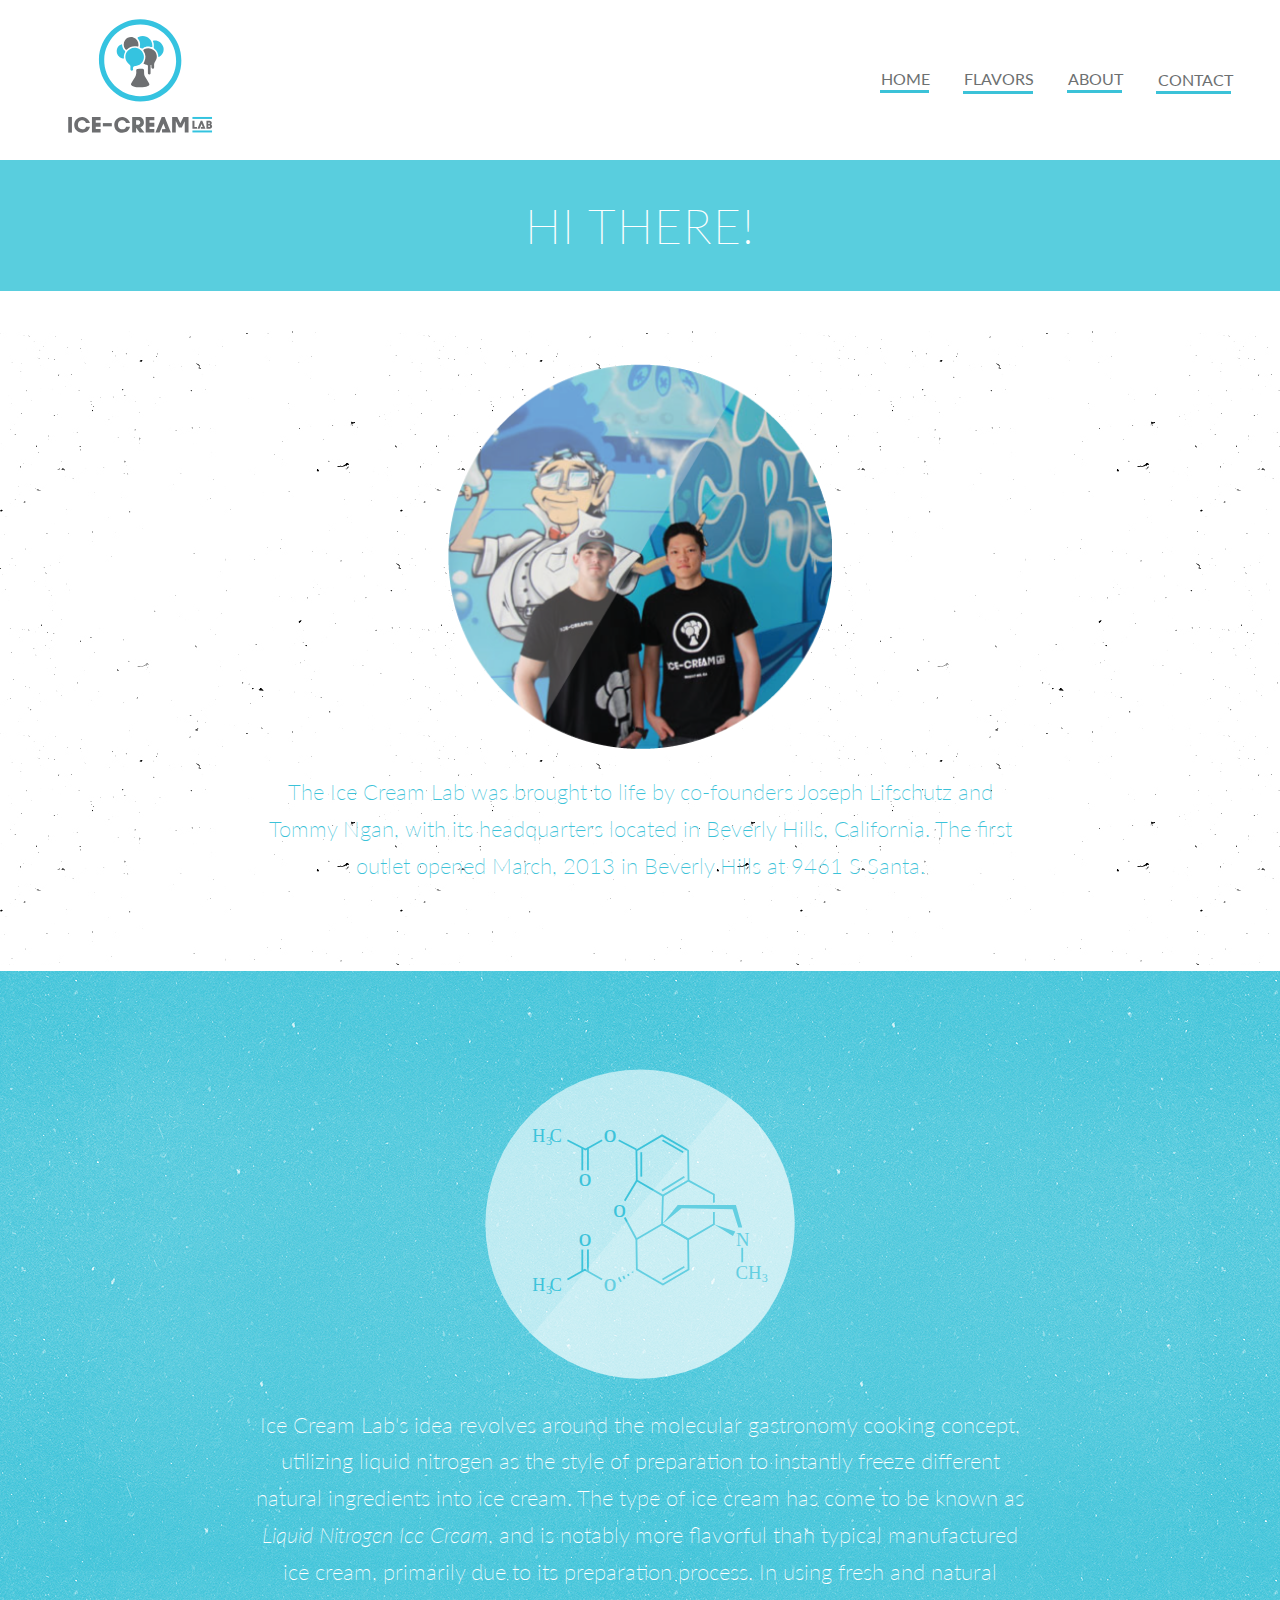
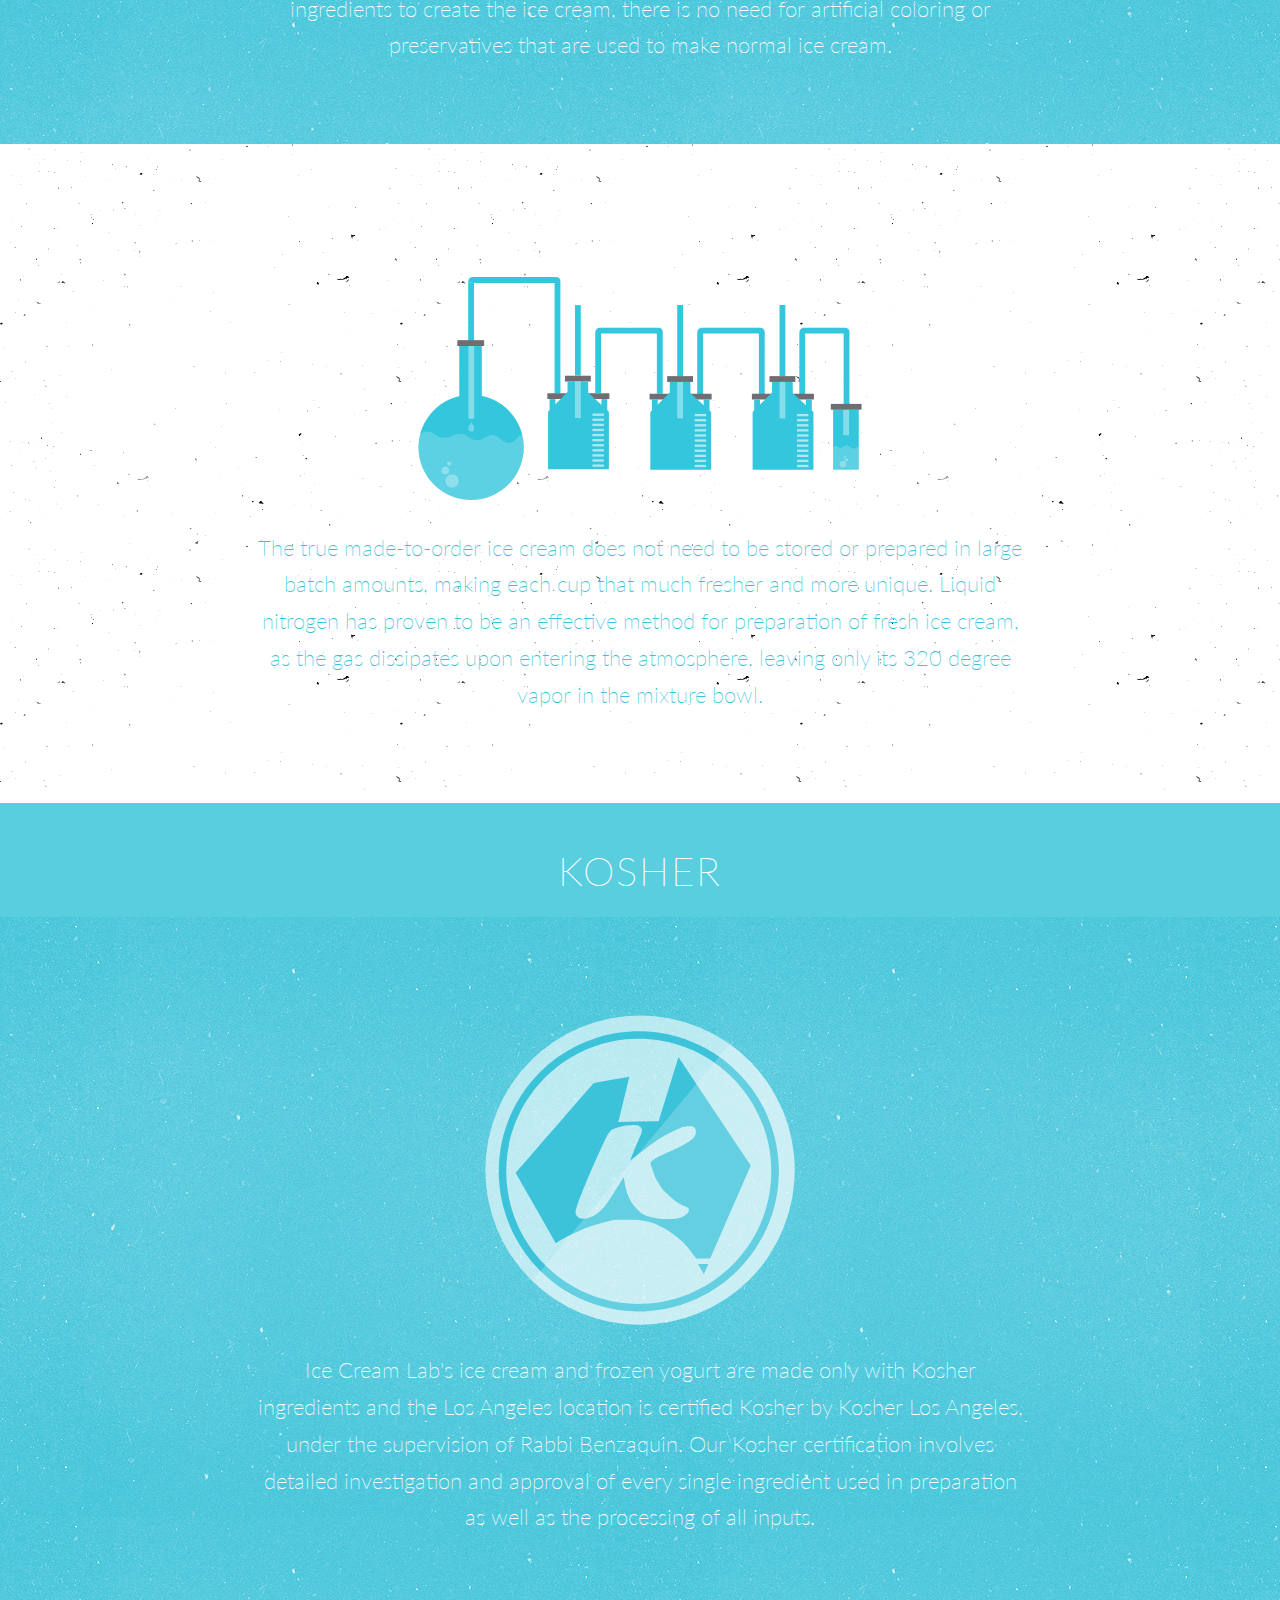
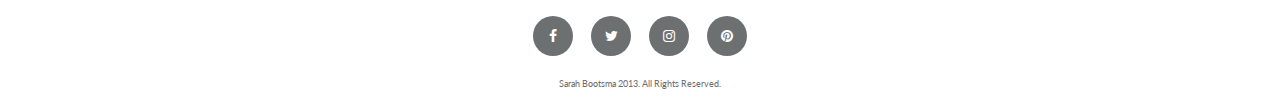
<file: about.html>
<!doctype html>
<html>
	<head>
		<meta charset="UTF-8">
		<title>Ice-Cream Lab | A Delicious Experiment</title>
		<!--FONT AWESOME-->
		<link href="http://netdna.bootstrapcdn.com/font-awesome/4.0.3/css/font-awesome.css" rel="stylesheet">
		<!--FAVICON-->
		<link rel="shortcut icon" href="images/favicon.ico" type="image/x-icon">
		<link rel="icon" href="/favicon.ico" type="image/x-icon">
		<!--FONTS-->
		<link href='http://fonts.googleapis.com/css?family=Lato:100,400,700,900,400italic' rel='stylesheet' type='text/css'>
		<link href="css/reset.css" rel="stylesheet">
		<link rel="author" href="humans.txt"/>
		<!--FLEXSLIDER-->
		<link rel="stylesheet" href="flexslider/flexslider.css" type="text/css">
		<link href="css/general.css" rel="stylesheet">
		<meta name="handheldfriendly" content="true">
		<meta name="mobileoptimized" content="240">
		<meta name="viewport" content="width=device-width,initial-scale=1">
	</head>

	<body>
		<header>
			<a href="#nav" class="nav-btn hide-text">Navigation</a>
			<a href="index.html"><img src="images/logo.svg" alt="Ice-Cream Lab" class="logo"></a>
			<nav class="nav nav-top" data-state="collapsed">
				<ul>
					<li><span class="mode-2"><a href="index.html">Home</a></span></li>
					<li><span class="mode-2"><a href="flavors.html">Flavors</a></span></li>
					<li><span class="mode-2"><a href="about.html">About</a></span></li>
					<li><span class="mode-2"><a href="contact.html">Contact</a></span></li>
				</ul>
			</nav>
		</header>

		<main class="main">
			<h2 class="about-title">Hi There!</h2>
				
			<section class="history">
				<img src="images/owners.png" alt="Owners Photograph" class="owners"/>
				<p class="about-p">The Ice Cream Lab was brought to life by co-founders Joseph Lifschutz and Tommy Ngan, with its headquarters located in Beverly Hills, California. The first outlet opened March, 2013 in Beverly Hills at 9461 S Santa.</p>
			</section>
				
			<section class="concept">
				<img src="images/molecules.svg" alt="Molecules Illustration" class="molecules"/>
				<p class="concept-p">Ice Cream Lab's idea revolves around the molecular gastronomy cooking concept, utilizing liquid nitrogen as the style of preparation to instantly freeze different natural ingredients into ice cream. The type of ice cream has come to be known as <em>Liquid Nitrogen Ice Cream</em>, and is notably more flavorful than typical manufactured ice cream, primarily due to its preparation process. In using fresh and natural ingredients to create the ice cream, there is no need for artificial coloring or preservatives that are used to make normal ice cream.</p>
			</section>
				
			<section class="process">
				<img src="images/beakers.svg" alt="Molecular Gastronomy Cooking Concept" class="beakers">
				<p class="about-p">The true made-to-order ice cream does not need to be stored or prepared in large batch amounts, making each cup that much fresher and more unique. Liquid nitrogen has proven to be an effective method for preparation of fresh ice cream, as the gas dissipates upon entering the atmosphere, leaving only its 320 degree vapor in the mixture bowl.</p>
			</section>

			<h2 class="kosher-title">Kosher</h2>
			
			<section class="kosher">
				<img src="images/kosher.svg" alt="Kosher Certification Logo" class="molecules">
				<p class="kosher-p">Ice Cream Lab's ice cream and frozen yogurt are made only with Kosher ingredients and the Los Angeles location is certified Kosher by Kosher Los Angeles, under the supervision of Rabbi Benzaquin. Our Kosher certification involves detailed investigation and approval of every single ingredient used in preparation as well as the processing of all inputs.</p>
			</section>
		</main>

		<footer>
			<div class="social-links">
				<ul class="social">
					<li>
						<a class="ease-all" href="https://www.facebook.com/LAIceCreamLab">
						<i class="fa fa-facebook"></i>
						<span class="hide-text">Facebook</span>
						</a>
					</li>

					<li>
						<a class="ease-all" href="https://twitter.com/LAIceCreamLab">
						<i class="fa fa-twitter"></i>
						<span class="hide-text">Twitter</span>
						</a>
					</li>

					<li>
						<a class="ease-all" href="http://instagram.com/laicecreamlab">
						<i class="fa fa-instagram"></i>
						<span class="hide-text">Instagram</span>
						</a>
					</li>

					<li>
						<a class="ease-all" href="http://www.pinterest.com/laicecreamlab/">
						<i class="fa fa-pinterest"></i>
						<span class="hide-text">Pinterest</span>
						</a>
					</li>
				</ul>
			</div>
				
			<nav id="nav" class="nav nav-bottom">
				<ul>
					<li><a href="index.html">Home</a></li>
					<li><a href="flavors.html">Flavors</a></li>
					<li><a href="about.html">About</a></li>
					<li><a href="contact.html">Contact</a></li>
				</ul>
			</nav>
			
			<p>Sarah Bootsma 2013. All Rights Reserved.</p>
		</footer>

		<script src="js/nav.js"></script>
	</body>
</html>
</file>
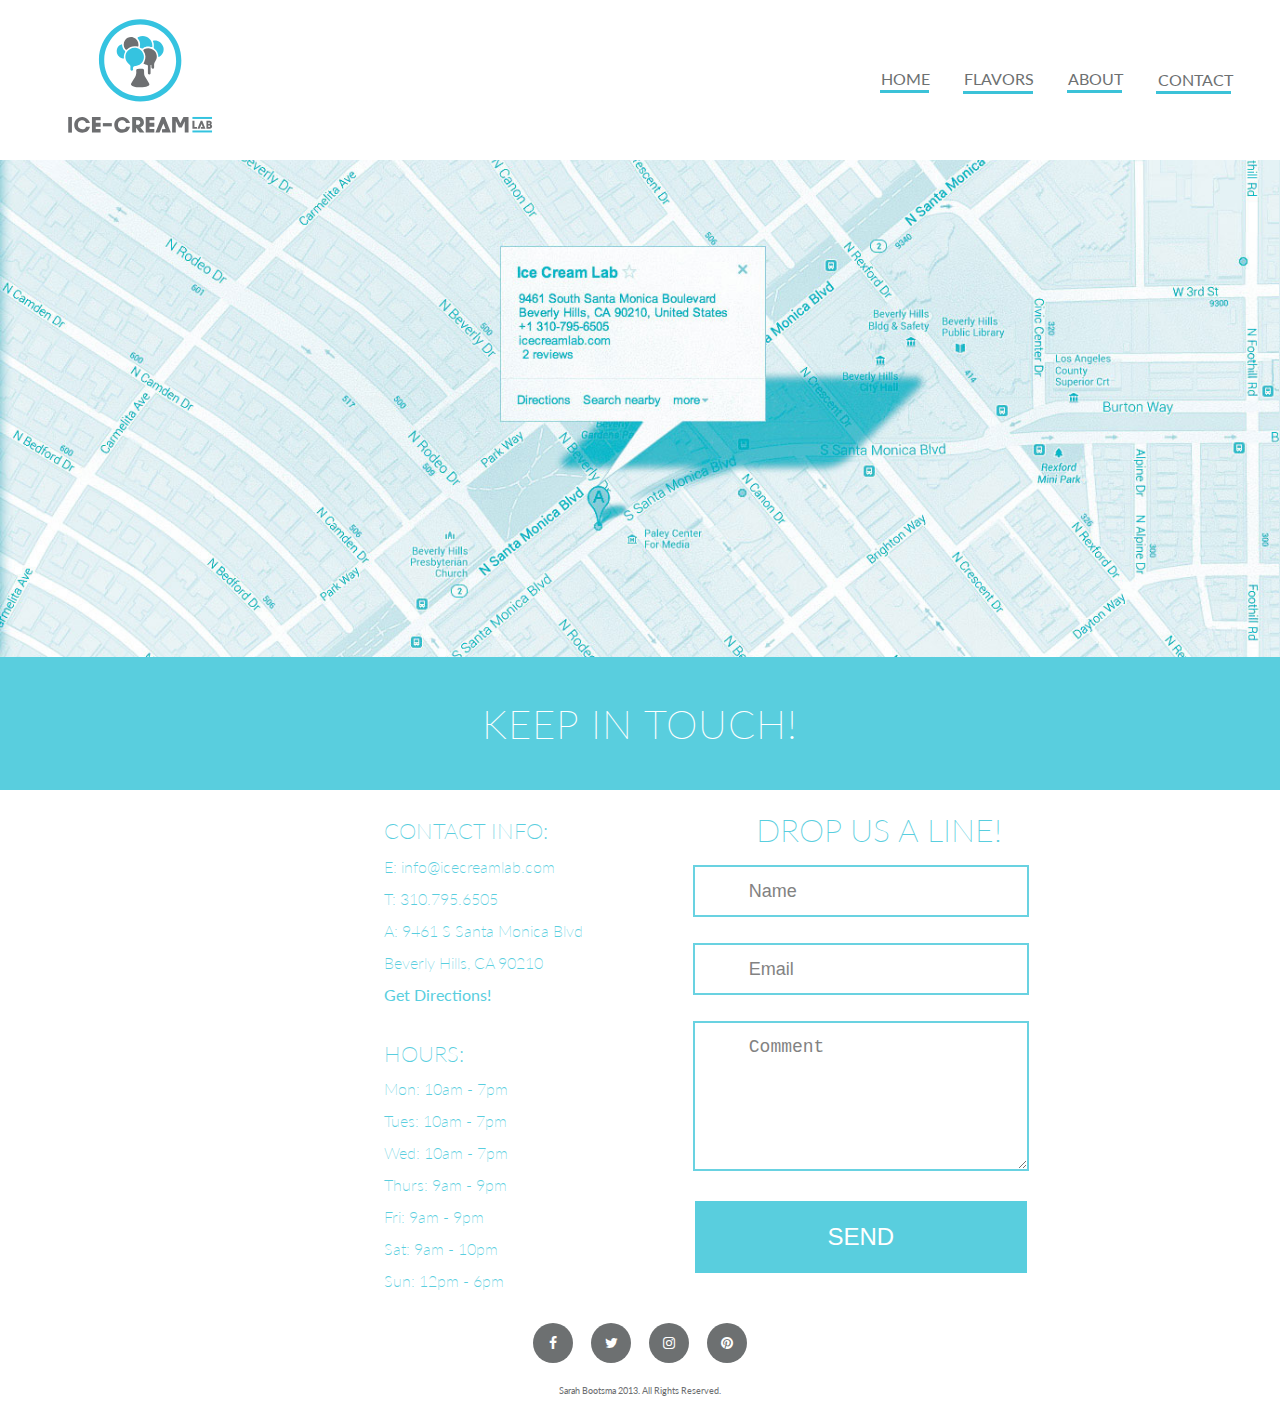
<file: contact.html>
<!doctype html>
<html>
		<head>
		<meta charset="UTF-8">
		<title>Ice-Cream Lab | A Delicious Experiment</title>
		<!--FONT AWESOME-->
		<link href="http://netdna.bootstrapcdn.com/font-awesome/4.0.3/css/font-awesome.css" rel="stylesheet">
		<!--FAVICON-->
		<link rel="shortcut icon" href="images/favicon.ico" type="image/x-icon">
		<link rel="icon" href="/favicon.ico" type="image/x-icon">
		<!--FONTS-->
		<link href='http://fonts.googleapis.com/css?family=Lato:100,400,700,900,400italic' rel='stylesheet' type='text/css'>
		<link href="css/reset.css" rel="stylesheet">
		<link rel="author" href="humans.txt"/>
		<!--FLEXSLIDER-->
		<link rel="stylesheet" href="flexslider/flexslider.css" type="text/css">
		<link href="css/general.css" rel="stylesheet">
		<meta name="handheldfriendly" content="true">
		<meta name="mobileoptimized" content="240">
		<meta name="viewport" content="width=device-width,initial-scale=1">
	</head>
	
	<body>
		<header>
			<a href="#nav" class="nav-btn hide-text">Navigation</a>
			<a href="index.html"><img src="images/logo.svg" alt="Ice-Cream Lab" class="logo"></a>
			<nav class="nav nav-top" data-state="collapsed">
				<ul>
					<li><span class="mode-2"><a href="index.html">Home</a></span></li>
					<li><span class="mode-2"><a href="flavors.html">Flavors</a></span></li>
					<li><span class="mode-2"><a href="about.html">About</a></span></li>
					<li><span class="mode-2"><a href="contact.html">Contact</a></span></li>
				</ul>
			</nav>
		</header>

		<main class="main">
			<a href="http://goo.gl/maps/z1xa3"><img src="images/map.jpg" alt="Google Map" class="map"></a>
			<h2 class="contact">Keep in Touch!</h2>

			<h2 class="contact-info">Contact Info:</h2>

				<p class="info">E: info@icecreamlab.com</p>
				<p class="info">T: 310.795.6505</p>
				<p class="info">A: 9461 S Santa Monica Blvd</p>
				<p class="info">Beverly Hills, CA 90210</p>
				<p class="info"><a class="fancy-link ease-all" href="http://goo.gl/maps/u1W6k">Get Directions!</a></p>

			<h2 class="hours-info">Hours:</h2>

				<p class="info">Mon: 10am - 7pm</p>
				<p class="info">Tues: 10am - 7pm</p>
				<p class="info">Wed: 10am - 7pm</p>
				<p class="info">Thurs: 9am - 9pm</p>
				<p class="info">Fri: 9am - 9pm</p>
				<p class="info">Sat: 9am - 10pm</p>
				<p class="info">Sun: 12pm - 6pm</p>

			<!--FORM STARTS HERE-->

			<h2 class="form-title">Drop Us A Line!</h2>
				
				<div id="form-main">
			  		<div id="form-div">
			    		<form class="form" id="form1">
			      
					    	<p class="name">
					        	<input name="name" type="text" class="validate[required,custom[onlyLetter],length[0,100]] feedback-input" placeholder="Name" id="name" />
					      	</p>
			      
					      	<p class="email">
					        	<input name="email" type="text" class="validate[required,custom[email]] feedback-input" id="email" placeholder="Email" />
					      	</p>
			      
					      	<p class="text">
					        	<textarea name="text" class="validate[required,length[6,300]] feedback-input" id="comment" placeholder="Comment"></textarea>
					      	</p>
	
					      	<div class="submit">
					        	<input type="submit" value="SEND" id="button-blue"/>
						       	<div class="ease"></div>
					   		</div>
			    		</form>
			  		</div>
				</div>
		</main>

		<footer>
			<div class="social-links">
				<ul class="social">
					<li>
						<a class="ease-all" href="https://www.facebook.com/LAIceCreamLab">
						<i class="fa fa-facebook"></i>
						<span class="hide-text">Facebook</span>
						</a>
					</li>

					<li>
						<a class="ease-all" href="https://twitter.com/LAIceCreamLab">
						<i class="fa fa-twitter"></i>
						<span class="hide-text">Twitter</span>
						</a>
					</li>

					<li>
						<a class="ease-all" href="http://instagram.com/laicecreamlab">
						<i class="fa fa-instagram"></i>
						<span class="hide-text">Instagram</span>
						</a>
					</li>

					<li>
						<a class="ease-all" href="http://www.pinterest.com/laicecreamlab/">
						<i class="fa fa-pinterest"></i>
						<span class="hide-text">Pinterest</span>
						</a>
					</li>
				</ul>
			</div>
				
			<nav id="nav" class="nav nav-bottom">
				<ul>
					<li><a href="index.html">Home</a></li>
					<li><a href="flavors.html">Flavors</a></li>
					<li><a href="about.html">About</a></li>
					<li><a href="contact.html">Contact</a></li>
				</ul>
			</nav>
			
			<p>Sarah Bootsma 2013. All Rights Reserved.</p>
		</footer>

		<script src="js/nav.js"></script>
	</body>
</html>
</file>
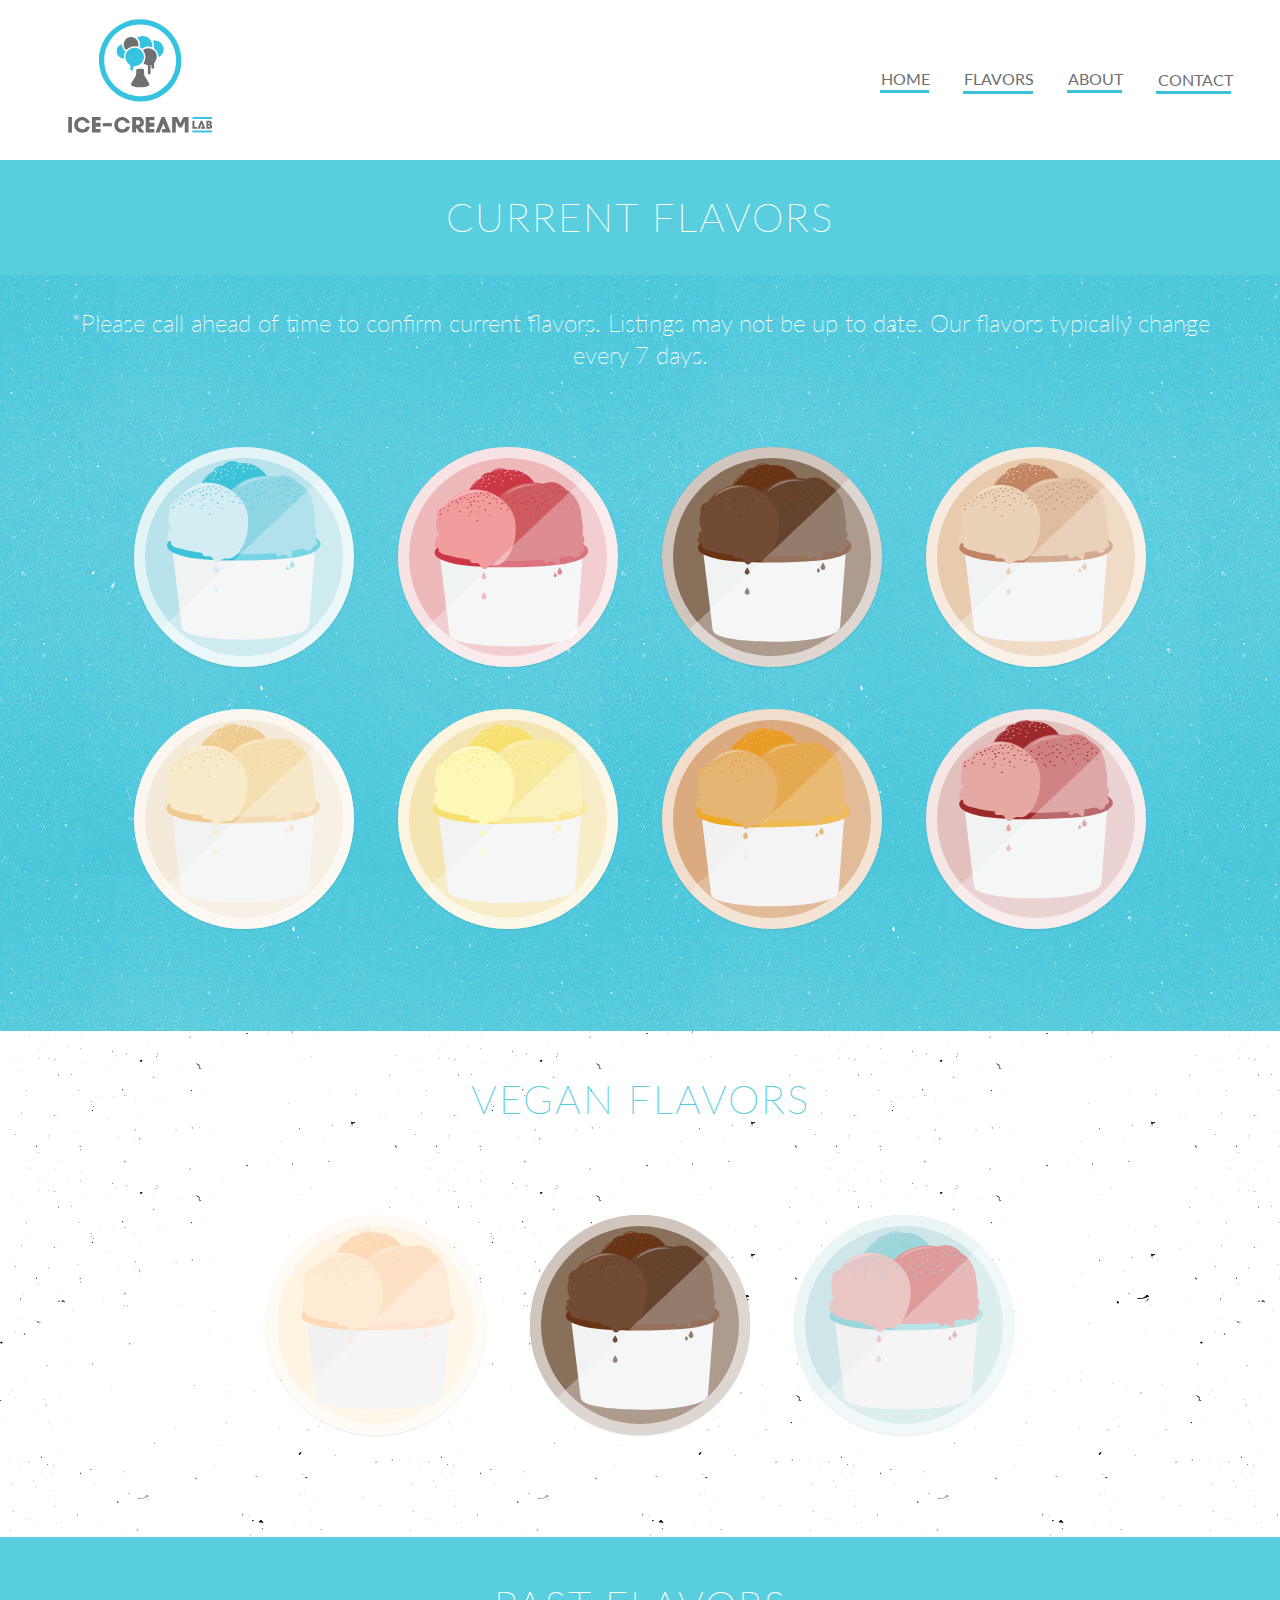
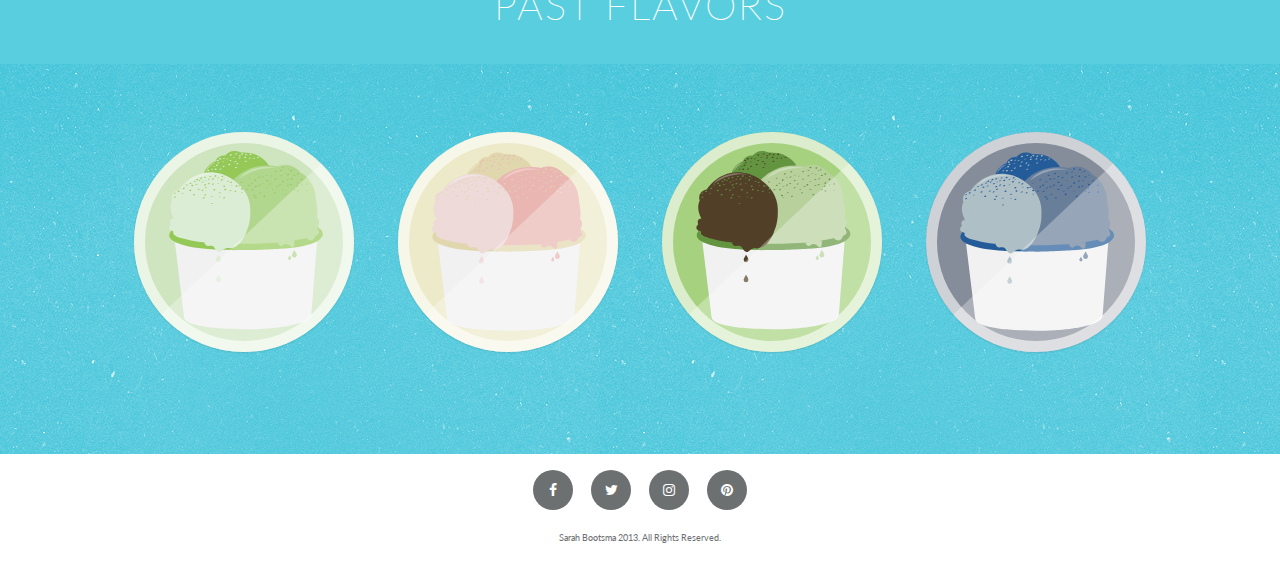
<file: flavors.html>
<!doctype html>
<html>
	<head>
		<meta charset="UTF-8">
		<title>Ice-Cream Lab | A Delicious Experiment</title>
		<!--FONT AWESOME-->
		<link href="http://netdna.bootstrapcdn.com/font-awesome/4.0.3/css/font-awesome.css" rel="stylesheet">
		<!--FAVICON-->
		<link rel="shortcut icon" href="images/favicon.ico" type="image/x-icon">
		<link rel="icon" href="/favicon.ico" type="image/x-icon">
		<!--FONTS-->
		<link href='http://fonts.googleapis.com/css?family=Lato:100,400,700,900,400italic' rel='stylesheet' type='text/css'>
		<link href="css/reset.css" rel="stylesheet">
		<link rel="author" href="humans.txt"/>
		<!--FLEXSLIDER-->
		<link rel="stylesheet" href="flexslider/flexslider.css" type="text/css">
		<link href="css/general.css" rel="stylesheet">
		<meta name="handheldfriendly" content="true">
		<meta name="mobileoptimized" content="240">
		<meta name="viewport" content="width=device-width,initial-scale=1">
	</head>

	<body>
		<header>
			<a href="#nav" class="nav-btn hide-text">Navigation</a>
			<a href="index.html"><img src="images/logo.svg" alt="Ice-Cream Lab" class="logo"></a>
			<nav class="nav nav-top" data-state="collapsed">
				<ul>
					<li><span class="mode-2"><a href="index.html">Home</a></span></li>
					<li><span class="mode-2"><a href="flavors.html">Flavors</a></span></li>
					<li><span class="mode-2"><a href="about.html">About</a></span></li>
					<li><span class="mode-2"><a href="contact.html">Contact</a></span></li>
				</ul>
			</nav>
		</header>

		<main class="main">
			<h2 class="flavours-title">Current Flavors</h2>
				<div class="current">
					<p class="current-p">*Please call ahead of time to confirm current flavors. Listings may not be up to date. Our flavors typically change every 7 days.</p>
					<ul class="ch-grid">
						<li>
					    	<div class="ch-item ch-img-1">
						      	<div class="ch-info">
						        	<h3>• Blue Velvet •</h3>
						       			<img src="images/flavour1.svg" alt="Blue Velvet Flavor" class="mobile-flav">
						        		<p class="c-flavours">Organic vanilla bean extract, organic milk, mixed with homemade blue velvet cupcakes topped with cream cheese frosting.</p>
						      	</div>
					    	</div>
					 	</li>

					 	<li>
					    	<div class="ch-item ch-img-2">
					     		<div class="ch-water">
					        		<h3>• Watermelonade •</h3>
					        			<img src="images/flavour2.svg" alt="Watermelonade Flavor" class="mobile-flav">
					        			<p class="c-flavours">Fresh and organic watermelon sherbert, organic watermelon slices and fresh lemon juice.</p>
					      		</div>
					    	</div>
					  	</li>

					  	<li>
					    	<div class="ch-item ch-img-3">
					      		<div class="ch-choc">
					        		<h3>• Pure Chocolate •</h3>
					        			<img src="images/flavour9.svg" alt="Chocolate Flavor" class="mobile-flav">
					        			<p class="c-flavours">Coconut milk, agave nectar, dark and cocoa powder.</p>
					      		</div>
					    	</div>
					  	</li>
					  
					  	<li>
					    	<div class="ch-item ch-img-4">
					      		<div class="ch-salt">
					        		<h3>• Salt Lick Crunch •</h3>
						        		<img src="images/flavour4.svg" alt="Salt Lick Crunch Flavor" class="mobile-flav">
						        		<p class="c-flavours">Organic vanilla bean extract, organic milk, mixed with pretzels, caramel, and topped with sea salt.</p>
					     		</div>
					    	</div>
					  	</li>
					  
					  	<li>
					    	<div class="ch-item ch-img-5">
					      		<div class="ch-cook">
						        	<h3>• Cookies & Cream •</h3>
						        		<img src="images/flavour5.svg" alt="Cookies and Cream Flavor" class="mobile-flav">
						       			<p class="c-flavours">Organic vanilla bean extract, organic milk, organic cream, mixed with real oreo cookie chunks.</p>
					      		</div>
					    	</div>
					  	</li>

					  	<li>
					    	<div class="ch-item ch-img-6">
					      		<div class="ch-ban">
					        		<h3>• Banilla •</h3>
					        			<img src="images/flavour6.svg" alt="Banilla Flavor" class="mobile-flav">
					        			<p class="c-flavours">Organic vanilla bean extract, organic milk, fresh and locally grown bananas, homemade caramel sauce and crushed nilla wafers.</p>
					      		</div>
					   		</div>
					  	</li>

					  	<li>
					    	<div class="ch-item ch-img-7">
					     		<div class="ch-pump">
					        		<h3>• Pumpkin Patches •</h3>
					       				<img src="images/flavour7.svg" alt="Rodeo Road Flavor" class="mobile-flav">
					        			<p class="c-flavours">Pure pumpkin extract, organic milk, cinnamon, cocoa power, vanilla bean extract, and ginger snap cookie chunks.</p>
					      		</div>
					    	</div>
					  	</li>

					  	<li>
					    	<div class="ch-item ch-img-8">
					      		<div class="ch-straw">
					        		<h3>• Strawberry •</h3>
								        <img src="images/flavour8.svg" alt="Strawberry Flavor" class="mobile-flav">
								        <p class="c-flavours">Organic vanilla extract, organic milk, mixed with organic diced strawberry slices. </p>
					      		</div>
					    	</div>
					  	</li>
					</ul>

				<section>
					<h2 class="vegan-title">Vegan Flavors</h2></section>
						<div class="vegan">	
							<ul class="ch-grid">
						 		<li>
						    		<div class="ch-item ch-img-13">
						      			<div class="ch-van">
						        			<h3 class="vegan-flav">• Vanilla •</h3>
						        			<img src="images/flavour10.svg" alt="Vanilla Flavor" class="mobile-flav">
						        			<p class="p-flavours">Vanilla, pure coconut soy milk, agave nectar, dark cocoa power and vanilla beans.</p>
						      			</div>
						    		</div>
						  		</li>
						  		
						  		<li>
						    		<div class="ch-item ch-img-14">
						      			<div class="ch-choc">
						        			<h3 class="vegan-flav">• Chocolate •</h3>
						        				<img src="images/flavour9.svg" alt="Chocolate Flavor" class="mobile-flav">
						        				<p class="p-flavours">Organic coconut soy milk, agave nectar, dark and cocoa powder.</p>
						      			</div>
						    		</div>
						  		</li>
						  
						  		<li>
						    		<div class="ch-item ch-img-15">
						      			<div class="ch-info">
						        			<h3 class="vegan-flav">• Macarena Berry •</h3>
						        			<img src="images/flavour11.svg" alt="Macarena Berry Flavor" class="mobile-flav">
						        			<p class="p-flavours">Coconut macaroons, fresh rasberry compote, organic soy milk.</p>
						      			</div>
						    		</div>
						  		</li>
						 	</ul>


				<section class="last">
					<h2 class="past-title">Past Flavors</h2></section>
						<div class="current">	
							<ul class="ch-grid-bottom">
						 		<li>
						    		<div class="ch-item ch-img-9">
						      			<div class="ch-basil">
						        			<h3>• BasilBerry •</h3>
						        				<img src="images/flavour12.svg" alt="BasilBerry Flavor" class="mobile-flav">
						        				<p class="c-flavours">Fresh, organic mixed berries, organic green tea extract, organic milk.</p>
						      			</div>
						    		</div>
						  		</li>

						  		<li>
						    		<div class="ch-item ch-img-10">
						     			<div class="ch-cheese">
						        			<h3>• Strawberry Cheesecake •</h3>
						        				<img src="images/flavour13.svg" alt="Strawberry Cheesecake Flavor" class="mobile-flav">
						        				<p class="c-flavours">Organic strawberry extract, organic milk, coconut milk, cheesecake crumbles, topped with freshly sliced strawberries. </p>
						      			</div>
						    		</div>
						  		</li>

						  		<li>
						    		<div class="ch-item ch-img-11">
						     			<div class="ch-chip">
						        			<h3>• Mulholland Mint Chip •</h3>
						        			<img src="images/flavour14.svg" alt="Mulholland Mint Chip Flavor" class="mobile-flav">
						        			<p class="c-flavours">Organic cocoa powder, organic mint extract, organic milk, chocolate chips, topped with crumbled chocolate cookie bits. </p>
						      			</div>
						    		</div>
						  		</li>

						  		<li>
						    		<div class="ch-item ch-img-12">
						      			<div class="ch-blue">
						        			<h3>• House of Blueberries •</h3>
						        			<img src="images/flavour15.svg" alt="House of Blueberries Flavor" class="mobile-flav">
						        			<p class="c-flavours">Organic milk, organic vanilla bean extract, organic blueberries, topped with a homemade blueberry sauce.</p>
						      			</div>
						    		</div>
						  		</li>
					 		</ul>
						</div>
					</div>
				</div>
			</main>

		<footer>
			<div class="social-links">
				<ul class="social">
					<li>
						<a class="ease-all" href="https://www.facebook.com/LAIceCreamLab">
						<i class="fa fa-facebook"></i>
						<span class="hide-text">Facebook</span>
						</a>
					</li>

					<li>
						<a class="ease-all" href="https://twitter.com/LAIceCreamLab">
						<i class="fa fa-twitter"></i>
						<span class="hide-text">Twitter</span>
						</a>
					</li>

					<li>
						<a class="ease-all" href="http://instagram.com/laicecreamlab">
						<i class="fa fa-instagram"></i>
						<span class="hide-text">Instagram</span>
						</a>
					</li>

					<li>
						<a class="ease-all" href="http://www.pinterest.com/laicecreamlab/">
						<i class="fa fa-pinterest"></i>
						<span class="hide-text">Pinterest</span>
						</a>
					</li>
				</ul>
			</div>
				
			<nav id="nav" class="nav nav-bottom">
				<ul>
					<li><a href="index.html">Home</a></li>
					<li><a href="flavors.html">Flavors</a></li>
					<li><a href="about.html">About</a></li>
					<li><a href="contact.html">Contact</a></li>
				</ul>
			</nav>
			
			<p>Sarah Bootsma 2013. All Rights Reserved.</p>
		</footer>

		<script src="js/nav.js"></script>
	</body>
</html>
</file>
<file: css/general.css>
@charset "UTF-8";
/* Responsive Setup */

@-moz-viewport { width: device-width; scale: 1;}
@-ms-viewport { width: device-width; scale: 1;}
@-webkit-viewport { width: device-width; scale: 1;}
@-o-viewport { width: device-width; scale: 1;}
@viewport { width: device-width; scale: 1;}


html{
	-moz-text-size-adjust: 100%;
	-ms-text-size-adjust: 100%;
	-webkit-text-size-adjust: 100%;
	-o-text-size-adjust: 100%;
	text-size-adjust: 100%;
}

html, body{
    font-family: 'Lato', sans-serif;
    margin: 0;
    padding: 0;
    width: 100%;
}

@media only screen and (min-width: 100em){
    
html{
    font-size: 1.5em;
}
}

h1, 
.main,
.copyright{
    width: 100%;
    margin: auto;
}

img{
    width: 100%;
}

.hide-text {
    text-indent: 100%;
    white-space: nowrap;
    overflow: hidden;
}

.logo{
    width: 180px;
    padding-top: 3rem;
    padding-bottom: 3rem;
    margin-top: .5rem;
}

.logo:hover{
    -webkit-transform:scale(1.1); 
    -moz-transform:scale(1.1); 
    -ms-transform:scale(1.1); 
    -o-transform:scale(1.1);
    transform:scale(1.1);

    -webkit-transition-duration:0.3s; 
    -moz-transition-duration:0.3s;
    -ms-transition-duration:0.3s;
    -o-transition-duration:0.3s; 
    transition-duration:0.3s; 
}

header{
    border-bottom: solid 4px #35C3E0;
    background-color: #FFF;
    text-align:center;
}

.ease-all{
    -webkit-transition: all 350ms ease-in-out;
    -moz-transition: all 350ms ease-in-out;
    -ms-transition: all 350ms ease-in-out;
    -o-transition: all 350ms ease-in-out;
    transition: all 350ms ease-in-out;
}

em{
    font-style: italic;
}

/* NAVIGATION */
.nav-btn,
.nav-btn:link,
.nav-btn:visited{
    display: block;
    height: 35px;
    width: 50px;
    margin:-3px auto;
    background: url('../images/nav-icon.svg') no-repeat center center;
    -webkit-transition: all 0.3s linear;
    -moz-transition: all 0.3s linear;
    -o-transition: all 0.3s linear;
    -ms-transition: all 0.3s linear;
    transition: all 0.3s linear;
}

.nav-btn:hover,
.nav-btn:focus,
.nav-btn:active{
    background-color: #34C2DF;
    border-radius: 4.5px;
}

.nav a,
.nav a:link,
.nav a:visited{
    display: inline-block;
    text-transform: uppercase;
    text-align: center;
    color: #6D7071;
    text-decoration: none;
    padding: 1rem;
}

/* Toggle Nav CSS */
.nav-top{
    display:none;
}

.nav-top[data-state="expanded"]{
    display:block;
}

.flexslider {
    display: none;
}

/* MEDIA */
@media only screen and (min-width: 37em) {

.nav-btn,
.nav-btn:link,
.nav-btn:visited{
    display: none;
}

.nav-top{
    margin-top: 2.5rem;
    margin-right: 1.5rem;
    float: right;
    display: inline-block;
}

.nav li{
    margin-left: -1rem;
    float: left;
    padding-bottom: 2rem;
}

.nav a,
.nav a:link, 
.nav a:visited {
    padding: 2%;
}

.nav-bottom{
    display: none;
}

.logo{
    margin-top: -2rem;
    width:115px;
}

header{
    border-bottom: none;
    background-color: #FFF;
    height: 8rem;
    text-align: left;
    padding-left: 2rem;
    position: fixed;
    top: 0;
    left: 0;
    z-index: 500000;
    right: 0;
}

.inner {
  position: absolute;
  top: 50%;
  left: 50%;
  margin: -21px 0 0 -116px;
}

.flexslider {
    background-color: #000;
    display: block;
    border: none;
    margin: 8rem 0 0px;
}

.flex-control-nav {
    z-index: 400000;
    bottom: 7px;
}

.flex-control-paging li a {
    background: rgba(59, 194, 216, .4);
}

.flex-control-paging li a.flex-active {
    background: rgba(255, 255, 255, .3);
}

.flex-control-paging li a:hover {
    background: rgba(255, 255, 255, .3);
}

span {
    display: inline-block;
    margin: 25px;
}

span{
    border: 0;
    font-size: 12pt;
    text-transform: uppercase;
    color: #34C2DF;
    background: transparent;
    -webkit-box-sizing: border-box;
    -moz-box-sizing: border-box;
    -ms-box-sizing: border-box;
    -o-box-sizing: border-box;
    box-sizing: border-box;
}

.mode-2:after {
    content: '';
    height: 3px;
    width: 100%;
    background: #3BC2D8;
    display: block;
    margin-top: 2px;
    -webkit-transition: all .2s linear;
    -moz-transition: all .2s linear;
    -ms-transition: all .2s linear;
    -o-transition: all .2s linear;
    transition: all .2s linear;
}

.mode-2:hover:after {
    -webkit-transform: scale(1.2);
    -moz-transform: scale(1.2);
    -ms-transform: scale(1.2);
    -o-transform: scale(1.2);
    transform: scale(1.2);
}

.mode-2:before {
    content: '';
    height: 3px;
    width: 100%;
    background: #3BC2D8;
    display: block;
    margin-bottom: 2px;
    -webkit-transition: all .2s linear;
    -moz-transition: all .2s linear;
    -ms-transition: all .2s linear;
    -o-transition: all .2s linear;
    transition: all .2s linear;

    -webkit-transform: translateY(5px);
    -moz-transform: translateY(5px);
    -ms-transform: translateY(5px);
    -o-transform: translateY(5px);
    transform: translateY(5px);
    opacity: 0;
}
.mode-2:hover:before {
    opacity: 1;
    -webkit-transform: translateY(0) scale(1.2);
    -moz-transform: translateY(0) scale(1.2);
    -ms-transform: translateY(0) scale(1.2);
    -o-transform: translateY(0) scale(1.2);
    transform: translateY(0) scale(1.2);
}
}

@media only screen and (min-width: 60em) {

.logo{
    margin-left: 2rem;
    width: 150px;
}

header{
    height: 10rem; 
}

.nav-top{
    
    display: inline-block;
}
}

/* SECTIONS */

.heading{
    padding-top: 3rem;
    text-align: center;
}

.ingred{
    margin-top: 1em;
    margin-bottom: -3rem;
    width: 50%;
    margin-left: 25%
}

.ingred:hover{
   -webkit-transform:scale(1.1); 
    -moz-transform:scale(1.1); 
    -ms-transform:scale(1.1); 
    -o-transform:scale(1.1);
    transform:scale(1.1); 

    -webkit-transition-duration:0.5s; 
    -moz-transition-duration:0.5s;
    -ms-transition-duration:0.5s; 
    -o-transition-duration:0.5s;
    transition-duration:0.5s; 
}

.mixture{
    width: 50%;
    margin-left: 25%
}

.heading-nuts{
    padding-bottom: 1rem;
    text-transform: uppercase;
    font-weight: 200;
    font-size: 1.5rem;
    color: #F19B9C;
    padding-top: 4rem;
    text-align: center;
}

.heading-blue{
    font-weight: 200;
    text-transform: uppercase;
    color: #34C2DF;
    padding-top: 3rem;
    padding-bottom: 1rem;
    font-size: 1.5rem;
    text-align: center;
}

.heading-ban{
    text-transform: uppercase;
    font-weight: 200;
    color: #FCF7D0;
    font-size: 1.5rem;
    padding-top: 4rem;
    padding-bottom: 1rem;
    text-align: center;
}

.icecream-blueberry{
    display: block;
    left: 25%;
    width: 50%;
    position: relative;
}

.icecream-blueberry:hover{
    -webkit-transition: all 0.3s linear;
    -moz-transition: all 0.3s linear;
    -ms-transition: all 0.3s linear;
    -o-transition: all 0.3s linear;
    transition: all 0.3s linear;

    -webkit-transform: scale(1, 1) rotate(-10deg);
    -moz-transform: scale(1, 1) rotate(-10deg);
    -o-transform: scale(1, 1) rotate(-10deg);
    -ms-transform: scale(1, 1) rotate(-10deg);
    transform: scale(1, 1) rotate(-10deg);
}

.icecream-ban{
    display: block;
    left: 25%;
    width: 50%;
    position: relative;
}

.icecream-ban:hover{
    -webkit-transition: all 0.3s linear;
    -moz-transition: all 0.3s linear;
    -ms-transition: all 0.3s linear;
    -o-transition: all 0.3s linear;
    transition: all 0.3s linear;

    -webkit-transform: scale(1, 1) rotate(10deg);
    -moz-transform: scale(1, 1) rotate(10deg);
    -ms-transform: scale(1, 1) rotate(10deg);
    -o-transform: scale(1, 1) rotate(10deg);
    transform: scale(1, 1) rotate(10deg);
}

.icecream-nuts{
    display: block;
    left: 25%;
    width: 50%;
    position: relative;
}

.icecream-nuts:hover{
    -webkit-transition: all 0.3s linear;
    -moz-transition: all 0.3s linear;
    -ms-transition: all 0.3s linear;
    -o-transition: all 0.3s linear;
    transition: all 0.3s linear;

    -webkit-transform: scale(1, 1) rotate(-10deg);
    -moz-transform: scale(1, 1) rotate(-10deg);
    -ms-transform: scale(1, 1) rotate(-10deg);
    -o-transform: scale(1, 1) rotate(-10deg);
    transform: scale(1, 1) rotate(-10deg);
}

.descript{
    font-weight: 200;
    padding-left: 5%;
    padding-right: 5%;
    line-height: 1.5rem;
    padding-bottom: 2rem;
    color: #34C2DF;
    text-align: center;
}

.descript-nuts{
    font-weight: 200;
    padding-left: 5%;
    padding-right: 5%;
    line-height: 1.5rem;
    padding-bottom: 2rem;
    color: #F19B9C;
    text-align: center;
}

.descript-ban{
    font-weight: 200;
    padding-left: 6%;
    padding-right: 6%;
    line-height: 1.5rem;
    padding-bottom: 2rem;
    color: #FCF7D0;
    text-align: center;
}

.title{
    letter-spacing: 1px;
    font-weight: 900;
    text-transform: uppercase;
    font-size: 1.5rem;
    line-height: 2.2rem;
    color: #fff;
    background-color: #59cede;
    padding: 1rem;
    padding-top: 3rem;
    padding-bottom: 3rem;
    margin-top: -0.1%;
    text-align: center;
}

.title-blue{
    letter-spacing: 1px;
    font-weight: 900;
    text-transform: uppercase;
    font-size: 1.5rem;
    color: #FFF;
    background-color: #59cede;
    margin-bottom: -1.2rem;
    padding: 2rem;
    padding-top: 3rem;
    padding-bottom: 3rem;
    text-align: center;
}

.blue-p{
    text-align: center;
    color: #fff;
    background-color: #34C2DF;
}

.first-sect{
    margin-bottom: -1.3rem;
    background-image: url(../images/flavours.jpg);
}

.second-sect{
    margin-bottom: -1.3rem;
    background-image: url(../images/grey.jpg);
}

.ratingheadline-blue{
    text-transform: uppercase;
    font-weight: 200;
    font-size: 1.5rem;
    color: #34C2DF;
    margin-top: -1rem;
    text-align: center;
}

.ratingheadline-ban{
    text-transform: uppercase;
    font-weight: 200;
    font-size: 1.5rem;
    color: #FCF7D0;
    margin-top: -1rem;
    text-align: center;
}

.ratingheadline-nuts{
    font-weight: 200;
    text-transform: uppercase;
    margin-top: -1rem;
    font-size: 1.5rem;
    color: #F19B9C;
    text-align: center;
}

.ratings{
    margin-bottom: 4rem;
    width: 40%;
    margin-left: 30%;
}

.ratings:hover{
    -webkit-transform:scale(1.1); 
    -moz-transform:scale(1.1); 
    -ms-transform:scale(1.1); 
    -o-transform:scale(1.1);
    transform:scale(1.1);

    -webkit-transition-duration:0.5s; 
    -moz-transition-duration:0.5s;
    -ms-transition-duration:0.5s;
    -o-transition-duration:0.5s; 
    transition-duration:0.5s; 
}

.works{
    padding-top: 3rem;
    font-weight: 200;
    padding-left: 5%;
    padding-right: 5%;
    line-height: 1.5rem;
    padding-bottom: 2rem;
    text-align: center;
    color: #fff;
}

.works-bottom{
    padding-top: 3rem;
    font-weight: 200;
    padding-left: 5%;
    padding-right: 5%;
    line-height: 1.5rem;
    padding-bottom: 5rem;
    text-align: center;
    color: #fff;
}

.main section > div {
    width: 90%;
    margin: 0 auto;
    padding: 2.875em 1.875em 1.875em;
}


/* MEDIA SECTIONS */
@media only screen and (min-width: 37em) {

.icecream-blueberry{
    width: 40%;
    left: 30%;
}

.icecream-nuts{
    width: 40%;
    left: 30%;
}

.icecream-ban{
    width: 40%;
    left: 30%;
}

.ratings{
    margin-left: 37%;
    width: 25%;
}
}

@media only screen and (min-width: 55em) {

.title{
    font-weight: 500;
    font-size: 2.1rem;
}

.heading-blue{
    margin-top: -1rem;
    font-size: 2rem;
}

.icecream-blueberry{
    width: 30%;
    margin-left: 5%
}

.descript{
    font-size: 1.3rem;
    line-height: 2.2rem;
    margin-left: 10%;
    margin-right: 10%;
}

.ratingheadline-blue{
    font-size: 2rem;
}

.ratings{
    width: 20%;
    margin-left: 40%;
}

.heading-ban{
    font-size: 2rem;
}

.icecream-ban{
    width: 30%;
    margin-left: 5%;
}

.descript-ban{
    font-size: 1.3rem;
    margin-left: 10%;
    margin-right: 10%;
    line-height: 2.2rem;
}

.ratingheadline-ban{
    font-size: 2rem;
}

.heading-nuts{
    font-size: 2rem;
}

.icecream-nuts{
    width: 30%;
    margin-left: 5%;
}

.descript-nuts{
    font-size: 1.3rem;
    margin-left: 10%;
    margin-right: 10%;
    line-height: 2.2rem;
}

.ratingheadline-nuts{
    font-size: 2rem;
}

.title-blue{
    font-weight: 500;
    font-size: 2.1rem;
    margin-bottom: -3%;
}

.works{
    padding-top: 4rem;
    margin-left: 5%;
    margin-right: 5%;
    font-size: 1.3rem;
    line-height: 2.2rem;
}

.works-bottom{
    padding-top: 4rem;
    margin-left: 7%;
    margin-right: 5%;
    font-size: 1.3rem;
    line-height: 2.2rem;
}

.ingred{
    width: 33%;
    margin-left: 35%;
    margin-bottom: -4rem;
}
}

@media only screen and (min-width: 75em) {

.flexslider{
    margin-top: 5%;
}

.icecream-blueberry{
    width: 25%;
    margin-left: 7.5%
}

.descript{
    font-size: 1.4rem;
    margin-left: 20%;
    margin-right: 20%;
}

.heading-blue{
    font-size: 2.3rem;
}

.ratings{
    width: 15%;
    margin-left: 42.5%
}

.icecream-ban{
    width: 25%;
    margin-left: 7.5%;
}

.heading-ban{
    font-size: 2.3rem;
}

.descript-ban{
    font-size: 1.4rem;
    margin-left: 20%;
    margin-right: 20%;
}

.heading-nuts{
    font-size: 2.3rem;
}

.icecream-nuts{
    width: 35%;
    margin-left: 7.5%;
}

.descript-nuts{
    font-size: 1.4rem;
    margin-left: 20%;
    margin-right: 20%;
}

.title-blue{
    font-weight: 500;
    font-size: 2.3rem;
    margin-bottom: -2%;
}

.works{
    font-size: 1.4rem;
    margin-left: 12%;
    margin-right: 12%;
}

.works-bottom{
    font-size: 1.4rem;
    margin-left: 12%;
    margin-right: 12%;
}

.ingred{
    width: 25%;
    margin-left: 36.5%;
    margin-bottom: -4rem;
}
}

/* MENU SECTIONS */
.flavours-title{
    letter-spacing: 2px;
    text-transform: uppercase;
    font-size: 1.5rem;
    line-height: 2.2rem;
    color: #fff;
    background-color: #59cede;
    padding: 1rem;
    padding-top: 3rem;
    padding-bottom: 3rem;
    margin-top: -0.1%;
    text-align: center;
}

h3{
    padding-top: 3rem;
    font-weight: 200;
    font-size: 1.5rem;
    color: #FFF;
    text-align: center;
}

.ch-img-12{
    padding-bottom: 4rem;
}

.vegan-flav{
    font-weight: 200;
    padding-top: 1rem;
    font-size: 1.5rem;
    color: #59cede;
    text-align: center;
}

.mobile-flav{
    margin-left: 20%;
    width: 60%;
}

.mobile-flav:hover{
    -webkit-transform:scale(1.1); 
    -moz-transform:scale(1.1); 
    -ms-transform:scale(1.1); 
    -o-transform:scale(1.1);
    transform:scale(1.1);

    -webkit-transition-duration:0.5s; 
    -moz-transition-duration:0.5s;
    -ms-transition-duration:0.5s;
    -o-transition-duration:0.5s; 
    transition-duration:0.5s; 
}

.c-flavours{
    margin-left: 10%;
    margin-right: 10%;
    font-weight: 200;
    color: #FFF;
    text-align: center;
    line-height: 1.5rem;
}

.p-flavours{
    font-weight: 200;
    color: #59cede;
    text-align: center;
    padding-left: 1rem;
    padding-right: 1rem;
    line-height: 1.5rem;
}

.current{
    margin-top: -1.8rem;
    background-image: url(../images/grey.jpg);
}

.current-p{
    font-weight: 200;
    text-align: center;
    padding-top: 2rem;
    margin-left: 3rem;
    margin-right: 3rem;
    line-height: 2rem;
    font-size: 1.2rem;
    color: #FFF;
}

.flavours{
    width: 50%;
    margin-top: 2rem;
    margin-left: 25%;
    margin-bottom: 1rem;
}

.vegan-title{
    letter-spacing: 2px;
    text-transform: uppercase;
    font-weight: 900;
    font-size: 1.5rem;
    color: #59cede;
    background-image: url(../images/flavours.jpg);
    margin-top: 5rem;
    margin-bottom: -1.5rem;
    padding: 2rem;
    padding-top: 3rem;
    padding-bottom: 3rem;
    text-align: center;
}

.vegan{
    background-image: url(../images/flavours.jpg);
}

.past-title{
    letter-spacing: 2px;
    font-weight: 900;
    text-transform: uppercase;
    font-size: 1.5rem;
    color: #FFF;
    background-color: #59cede;
    margin-top: 5rem;
    padding: 2rem;
    padding-top: 3rem;
    padding-bottom: 3rem;
    text-align: center;
}

/* Media Menu */
@media only screen and (min-width: 37em) {

.current-p{
    text-align: center;
    margin-left: 3rem;
    margin-right: 3rem;
    line-height: 2rem;
    font-size: 1.5rem;
    color: #FFF;
}

.mobile-flav{
    display: none;
}

.flavours-title{
    font-weight: 700;
    background-color: #59cede;
    color: #FFF;
    font-size: 1.5rem;
    padding-top: 3rem;
    padding-bottom: 3rem;
    margin-bottom: -2rem;
}

.flavours-title{
    margin-top: 8rem;
}

.ch-item {
    width: 100%;
    height: 100%;
    border-radius: 50%;
    position: relative;
    box-shadow: inset 0 0 0 11px rgba(255,255,255,0.6), 0 1px 2px rgba(0,0,0,0.1);
    -webkit-transition: all 0.4s ease-in-out;
    -moz-transition: all 0.4s ease-in-out;
    -ms-transition: all 0.4s ease-in-out;
    -o-transition: all 0.4s ease-in-out;
    transition: all 0.4s ease-in-out;
}

.ch-img-1{
    background-image:url('../images/flavour1.svg');
    background-size: 226px 226px;
    background-position: center;
    background-repeat: no-repeat;
}

.ch-img-2{ 
    background-image:url('../images/flavour2.svg');
    background-size: 226px 226px;
    background-position: center;
    background-repeat: no-repeat; 
}

.ch-img-3{ 
    background-image:url('../images/flavour9.svg');
    background-size: 226px 226px;
    background-position: center;
    background-repeat: no-repeat; 
}

.ch-img-4{ 
    background-image:url('../images/flavour4.svg');
    background-size: 226px 226px;
    background-position: center;
    background-repeat: no-repeat; 
}

.ch-img-5{ 
    background-image:url('../images/flavour5.svg');
    background-size: 226px 226px;
    background-position: center;
    background-repeat: no-repeat; 
}

.ch-img-6{ 
    background-image:url('../images/flavour6.svg');
    background-size: 226px 226px;
    background-position: center;
    background-repeat: no-repeat; 
}

.ch-img-7{ 
    background-image:url('../images/flavour7.svg');
    background-size: 226px 226px;
    background-position: center;
    background-repeat: no-repeat; 
}

.ch-img-8{ 
    background-image:url('../images/flavour8.svg');
    background-size: 226px 226px;
    background-position: center;
    background-repeat: no-repeat; 
}

.ch-img-9{
    background-image:url('../images/flavour12.svg');
    background-size: 226px 226px;
    background-position: center;
    background-repeat: no-repeat;
}

.ch-img-10{
    background-image:url('../images/flavour13.svg');
    background-size: 226px 226px;
    background-position: center;
    background-repeat: no-repeat;
}

.ch-img-11{
    background-image:url('../images/flavour14.svg');
    background-size: 226px 226px;
    background-position: center;
    background-repeat: no-repeat;
}

.ch-img-12{
    background-image:url('../images/flavour15.svg');
    background-size: 226px 226px;
    background-position: center;
    background-repeat: no-repeat;
}

.ch-img-13{
    background-image:url('../images/flavour10.svg');
    background-size: 226px 226px;
    background-position: center;
    background-repeat: no-repeat;
}

.ch-img-14{
    background-image:url('../images/flavour9.svg');
    background-size: 226px 226px;
    background-position: center;
    background-repeat: no-repeat;
}

.ch-img-15{
    background-image:url('../images/flavour11.svg');
    background-size: 226px 226px;
    background-position: center;
    background-repeat: no-repeat;
}

/*Blue Velvet*/

.ch-info {
    position: absolute;
    background: rgba(59, 194, 216, .5);
    width: inherit;
    height: inherit;
    border-radius: 50%;
    opacity: 0;
    -webkit-transition: all 0.4s ease-in-out;
    -moz-transition: all 0.4s ease-in-out;
    -ms-transition: all 0.4s ease-in-out;
    -o-transition: all 0.4s ease-in-out;
    transition: all 0.4s ease-in-out;
}

.ch-info h3 {
    color: #fff;
    text-transform: uppercase;
    font-size: 15px;
    margin: 0 10px;
    letter-spacing: 2px;
    padding: 70px 0 0 0;
    height: 140px;
    text-shadow: 0 0 1px #fff, 0 1px 2px rgba(0,0,0,0.3);
}

.ch-info p {
    color: #fff;
    padding: 5px 5px;
    margin: 0 10px;
    margin-top: -2rem;
    line-height: 1rem;
    font-size: 13px;
    border-top: 1px solid rgba(255,255,255,0.5);
    opacity: 0;
    -webkit-transition: all 1s ease-in-out 0.4s;
    -moz-transition: all 1s ease-in-out 0.4s;
    -ms-transition: all 1s ease-in-out 0.4s;
    -o-transition: all 1s ease-in-out 0.4s;
    transition: all 1s ease-in-out 0.4s;
}

.ch-info p a {
    display: block;
    color: #fff;
    color: rgba(255,255,255,0.7);
    font-style: normal;
    text-transform: uppercase;
    font-size: 9px;
    letter-spacing: 1px;
    padding-top: 4px;
}

.ch-info p a:hover {
    color: #fff222;
    color: rgba(255,242,34, 0.8);
}

.ch-item:hover .ch-info {
    opacity: 1;
    -webkit-transform: scale(1);
    -moz-transform: scale(1);
    -ms-transform: scale(1);
    -o-transform: scale(1);
    transform: scale(1);
}

.ch-item:hover .ch-info p { opacity: 1 }

/*Watermelon Hover*/

.ch-water {
    position: absolute;
    background: rgba(238, 184, 186, .8);
    width: inherit;
    height: inherit;
    border-radius: 50%;
    opacity: 0;
    -webkit-transition: all 0.4s ease-in-out;
    -moz-transition: all 0.4s ease-in-out;
    -ms-transition: all 0.4s ease-in-out;
    -o-transition: all 0.4s ease-in-out;
    transition: all 0.4s ease-in-out;
}

.ch-water h3 {
    color: #fff;
    text-transform: uppercase;
    font-size: 15px;
    margin: 0 10px;
    letter-spacing: 2px;
    padding: 70px 0 0 0;
    height: 140px;
    text-shadow: 0 0 1px #fff, 0 1px 2px rgba(0,0,0,0.3);
}

.ch-water p {
    color: #fff;
    padding: 5px 5px;
    font-style: italic;
    margin: 0 10px;
    margin-top: -2rem;
    line-height: 1rem;
    font-size: 13px;
    border-top: 1px solid rgba(255,255,255,0.5);
    opacity: 0;
    -webkit-transition: all 1s ease-in-out 0.4s;
    -moz-transition: all 1s ease-in-out 0.4s;
    -ms-transition: all 1s ease-in-out 0.4s;
    -o-transition: all 1s ease-in-out 0.4s;
    transition: all 1s ease-in-out 0.4s;
}

.ch-water p a {
    display: block;
    color: #fff;
    color: rgba(255,255,255,0.7);
    font-style: normal;
    text-transform: uppercase;
    font-size: 9px;
    letter-spacing: 1px;
    padding-top: 4px;
}

.ch-water p a:hover {
    color: #fff222;
    color: rgba(255,242,34, 0.8);
}

.ch-item:hover .ch-water {
    opacity: 1;
    -webkit-transform: scale(1);
    -moz-transform: scale(1);
    -ms-transform: scale(1);
    -o-transform: scale(1);
    transform: scale(1);
}

.ch-item:hover .ch-water p { opacity: 1 }

/*Pure Chocolate*/

.ch-choc{
    position: absolute;
    background: rgba(102, 66, 45, .7);
    width: inherit;
    height: inherit;
    border-radius: 50%;
    opacity: 0;
    -webkit-transition: all 0.4s ease-in-out;
    -moz-transition: all 0.4s ease-in-out;
    -ms-transition: all 0.4s ease-in-out;
    -o-transition: all 0.4s ease-in-out;
    transition: all 0.4s ease-in-out;
}

.ch-choc h3 {
    color: #fff;
    text-transform: uppercase;
    font-size: 15px;
    margin: 0 13px;
    letter-spacing: 2px;
    padding: 70px 0 0 0;
    height: 140px;
    text-shadow: 0 0 1px #fff, 0 1px 2px rgba(0,0,0,0.3);
}

.ch-choc p {
    color: #fff;
    padding: 5px 5px;
    margin: 0 10px;
    margin-top: -2rem;
    line-height: 1rem;
    font-size: 13px;
    border-top: 1px solid rgba(255,255,255,0.5);
    opacity: 0;
    -webkit-transition: all 1s ease-in-out 0.4s;
    -moz-transition: all 1s ease-in-out 0.4s;
    -ms-transition: all 1s ease-in-out 0.4s;
    -o-transition: all 1s ease-in-out 0.4s;
    transition: all 1s ease-in-out 0.4s;
}

.ch-choc p a {
    display: block;
    color: #fff;
    color: rgba(255,255,255,0.7);
    font-style: normal;
    text-transform: uppercase;
    font-size: 9px;
    letter-spacing: 1px;
    padding-top: 4px;
}

.ch-choc p a:hover {
    color: #fff222;
    color: rgba(255,242,34, 0.8);
}

.ch-item:hover .ch-choc {
    opacity: 1;
    -webkit-transform: scale(1);
    -moz-transform: scale(1);
    -ms-transform: scale(1);
    -o-transform: scale(1);
    transform: scale(1);
}

.ch-item:hover .ch-choc p { opacity: 1 }

/* Salt Lick Crunch Hover*/

.ch-salt {
    position: absolute;
    background: rgba(192, 132, 98, .7);
    width: inherit;
    height: inherit;
    border-radius: 50%;
    opacity: 0;
    -webkit-transition: all 0.4s ease-in-out;
    -moz-transition: all 0.4s ease-in-out;
    -ms-transition: all 0.4s ease-in-out;
    -o-transition: all 0.4s ease-in-out;
    transition: all 0.4s ease-in-out;
}

.ch-salt h3 {
    color: #fff;
    text-transform: uppercase;
    font-size: 15px;
    margin: 0 5px;
    letter-spacing: 2px;
    padding: 70px 0 0 0;
    height: 140px;
    text-shadow: 0 0 1px #fff, 0 1px 2px rgba(0,0,0,0.3);
}

.ch-salt p {
    color: #fff;
    padding: 5px 5px;
    font-style: italic;
    margin: 0 10px;
    margin-top: -2rem;
    line-height: 1rem;
    font-size: 13px;
    border-top: 1px solid rgba(255,255,255,0.5);
    opacity: 0;
    -webkit-transition: all 1s ease-in-out 0.4s;
    -moz-transition: all 1s ease-in-out 0.4s;
    -ms-transition: all 1s ease-in-out 0.4s;
    -o-transition: all 1s ease-in-out 0.4s;
    transition: all 1s ease-in-out 0.4s;
}

.ch-salt p a {
    display: block;
    color: #fff;
    color: rgba(255,255,255,0.7);
    font-style: normal;
    text-transform: uppercase;
    font-size: 9px;
    letter-spacing: 1px;
    padding-top: 4px;
}

.ch-salt p a:hover {
    color: #fff222;
    color: rgba(255,242,34, 0.8);
}

.ch-item:hover .ch-salt {
    opacity: 1;
    -webkit-transform: scale(1);
    -moz-transform: scale(1);
    -ms-transform: scale(1);
    -o-transform: scale(1);
    transform: scale(1);
}

.ch-item:hover .ch-salt p { opacity: 1 }

/*Cookies and Cream*/
.ch-cook {
    position: absolute;
    background: rgba(239, 203, 146, .7);
    width: inherit;
    height: inherit;
    border-radius: 50%;
    opacity: 0;
    -webkit-transition: all 0.4s ease-in-out;
    -moz-transition: all 0.4s ease-in-out;
    -ms-transition: all 0.4s ease-in-out;
    -o-transition: all 0.4s ease-in-out;
    transition: all 0.4s ease-in-out;
}

.ch-cook h3 {
    color: #fff;
    text-transform: uppercase;
    font-size: 15px;
    margin: 0 8px;
    letter-spacing: 2px;
    padding: 70px 0 0 0;
    height: 140px;
    text-shadow: 0 0 1px #fff, 0 1px 2px rgba(0,0,0,0.3);
}

.ch-cook p {
    color: #fff;
    padding: 5px 5px;
    margin: 0 10px;
    margin-top: -2rem;
    line-height: 1rem;
    font-size: 13px;
    border-top: 1px solid rgba(255,255,255,0.5);
    opacity: 0;
    -webkit-transition: all 1s ease-in-out 0.4s;
    -moz-transition: all 1s ease-in-out 0.4s;
    -ms-transition: all 1s ease-in-out 0.4s;
    -o-transition: all 1s ease-in-out 0.4s;
    transition: all 1s ease-in-out 0.4s;
}

.ch-cook p a {
    display: block;
    color: #fff;
    color: rgba(255,255,255,0.7);
    font-style: normal;
    text-transform: uppercase;
    font-size: 9px;
    letter-spacing: 1px;
    padding-top: 4px;
}

.ch-cook p a:hover {
    color: #fff222;
    color: rgba(255,242,34, 0.8);
}

.ch-item:hover .ch-cook {
    opacity: 1;
    -webkit-transform: scale(1);
    -moz-transform: scale(1);
    -ms-transform: scale(1);
    -o-transform: scale(1);
    transform: scale(1);
}

.ch-item:hover .ch-cook p { opacity: 1 }

/*Banilla*/

.ch-ban {
    position: absolute;
    background: rgba(244, 204, 37, .6);
    width: inherit;
    height: inherit;
    border-radius: 50%;
    opacity: 0;
    -webkit-transition: all 0.4s ease-in-out;
    -moz-transition: all 0.4s ease-in-out;
    -ms-transition: all 0.4s ease-in-out;
    -o-transition: all 0.4s ease-in-out;
    transition: all 0.4s ease-in-out;
}

.ch-ban h3 {
    color: #fff;
    text-transform: uppercase;
    font-size: 15px;
    margin: 0 30px;
    letter-spacing: 2px;
    padding: 60px 0 0 0;
    height: 130px;
    text-shadow: 0 0 1px #fff, 0 1px 2px rgba(0,0,0,0.3);
}

.ch-ban p {
    color: #fff;
    padding: 5px 5px;
    margin: 0 14px;
    margin-top: -2rem;
    line-height: 1rem;
    font-size: 13px;
    border-top: 1px solid rgba(255,255,255,0.5);
    opacity: 0;
    -webkit-transition: all 1s ease-in-out 0.4s;
    -moz-transition: all 1s ease-in-out 0.4s;
    -ms-transition: all 1s ease-in-out 0.4s;
    -o-transition: all 1s ease-in-out 0.4s;
    transition: all 1s ease-in-out 0.4s;
}

.ch-ban p a {
    display: block;
    color: #fff;
    color: rgba(255,255,255,0.7);
    font-style: normal;
    font-weight: 700;
    text-transform: uppercase;
    font-size: 9px;
    letter-spacing: 1px;
    padding-top: 4px;
}

.ch-ban p a:hover {
    color: #fff222;
    color: rgba(255,242,34, 0.8);
}

.ch-item:hover .ch-ban {
    opacity: 1;
    -webkit-transform: scale(1);
    -moz-transform: scale(1);
    -ms-transform: scale(1);
    -o-transform: scale(1);
    transform: scale(1);
}

.ch-item:hover .ch-ban p { opacity: 1 }

/*Pumpkin Patch*/

.ch-pump {
    position: absolute;
    background: rgba(236, 171, 37, .6);
    width: inherit;
    height: inherit;
    border-radius: 50%;
    opacity: 0;
    -webkit-transition: all 0.4s ease-in-out;
    -moz-transition: all 0.4s ease-in-out;
    -ms-transition: all 0.4s ease-in-out;
    -o-transition: all 0.4s ease-in-out;
    transition: all 0.4s ease-in-out;
}

.ch-pump h3 {
    color: #fff;
    text-transform: uppercase;
    font-size: 15px;
    margin: 0 7px;
    letter-spacing: 2px;
    padding: 70px 0 0 0;
    height: 140px;
    text-shadow: 0 0 1px #fff, 0 1px 2px rgba(0,0,0,0.3);
}

.ch-pump p {
    color: #fff;
    padding: 5px 5px;
    margin: 0 14px;
    margin-top: -2rem;
    line-height: 1rem;
    font-size: 13px;
    border-top: 1px solid rgba(255,255,255,0.5);
    opacity: 0;
    -webkit-transition: all 1s ease-in-out 0.4s;
    -moz-transition: all 1s ease-in-out 0.4s;
    -ms-transition: all 1s ease-in-out 0.4s;
    -o-transition: all 1s ease-in-out 0.4s;
    transition: all 1s ease-in-out 0.4s;
}

.ch-pump p a {
    display: block;
    color: #fff;
    color: rgba(255,255,255,0.7);
    font-style: normal;
    font-weight: 700;
    text-transform: uppercase;
    font-size: 9px;
    letter-spacing: 1px;
    padding-top: 4px;
}

.ch-pump p a:hover {
    color: #fff222;
    color: rgba(255,242,34, 0.8);
}

.ch-item:hover .ch-pump {
    opacity: 1;
    -webkit-transform: scale(1);
    -moz-transform: scale(1);
    -ms-transform: scale(1);
    -o-transform: scale(1);
    transform: scale(1);
}

.ch-item:hover .ch-pump p { opacity: 1 }

/*Strawberry*/

.ch-straw {
    position: absolute;
    background: rgba(155, 41, 41, .8);
    width: inherit;
    height: inherit;
    border-radius: 50%;
    opacity: 0;
    -webkit-transition: all 0.4s ease-in-out;
    -moz-transition: all 0.4s ease-in-out;
    -ms-transition: all 0.4s ease-in-out;
    -o-transition: all 0.4s ease-in-out;
    transition: all 0.4s ease-in-out;
}

.ch-straw h3 {
    color: #fff;
    text-transform: uppercase;
    font-size: 15px;
    margin: 0 20px;
    letter-spacing: 2px;
    padding: 70px 0 0 0;
    height: 140px;
    text-shadow: 0 0 1px #fff, 0 1px 2px rgba(0,0,0,0.3);
}

.ch-straw p {
    color: #fff;
    padding: 5px 5px;
    margin: 0 14px;
    margin-top: -2rem;
    line-height: 1rem;
    font-size: 13px;
    border-top: 1px solid rgba(255,255,255,0.5);
    opacity: 0;
    -webkit-transition: all 1s ease-in-out 0.4s;
    -moz-transition: all 1s ease-in-out 0.4s;
    -ms-transition: all 1s ease-in-out 0.4s;
    -o-transition: all 1s ease-in-out 0.4s;
    transition: all 1s ease-in-out 0.4s;
}

.ch-straw p a{
    display: block;
    color: #fff;
    color: rgba(255,255,255,0.7);
    font-style: normal;
    font-weight: 700;
    text-transform: uppercase;
    font-size: 9px;
    letter-spacing: 1px;
    padding-top: 4px;
}

.ch-straw p a:hover{
    color: #fff222;
    color: rgba(255,242,34, 0.8);
}

.ch-item:hover .ch-straw{
    opacity: 1;
    -webkit-transform: scale(1);
    -moz-transform: scale(1);
    -ms-transform: scale(1);
    -o-transform: scale(1);
    transform: scale(1);
}

.ch-item:hover .ch-straw p { opacity: 1 }

/*Vanilla*/

.ch-van{
    position: absolute;
    background: rgba(254, 217, 182, .6);
    width: inherit;
    height: inherit;
    border-radius: 50%;
    opacity: 0;
    -webkit-transition: all 0.4s ease-in-out;
    -moz-transition: all 0.4s ease-in-out;
    -ms-transition: all 0.4s ease-in-out;
    -o-transition: all 0.4s ease-in-out;
    transition: all 0.4s ease-in-out;
}

.ch-van h3{
    color: #fff;
    text-transform: uppercase;
    font-size: 15px;
    margin: 0 20px;
    letter-spacing: 2px;
    padding: 70px 0 0 0;
    height: 140px;
    text-shadow: 0 0 1px #fff, 0 1px 2px rgba(0,0,0,0.3);
}

.ch-van p{
    color: #fff;
    padding: 5px 5px;
    margin: 0 14px;
    margin-top: -2rem;
    line-height: 1rem;
    font-size: 13px;
    border-top: 1px solid rgba(255,255,255,0.5);
    opacity: 0;
    -webkit-transition: all 1s ease-in-out 0.4s;
    -moz-transition: all 1s ease-in-out 0.4s;
    -ms-transition: all 1s ease-in-out 0.4s;
    -o-transition: all 1s ease-in-out 0.4s;
    transition: all 1s ease-in-out 0.4s;
}

.ch-van p a{
    display: block;
    color: #fff;
    color: rgba(255,255,255,0.7);
    font-style: normal;
    font-weight: 700;
    text-transform: uppercase;
    font-size: 9px;
    letter-spacing: 1px;
    padding-top: 4px;
}

.ch-van p a:hover{
    color: #fff222;
    color: rgba(255,242,34, 0.8);
}

.ch-item:hover .ch-van{
    opacity: 1;
    -webkit-transform: scale(1);
    -moz-transform: scale(1);
    -ms-transform: scale(1);
    -o-transform: scale(1);
    transform: scale(1);
}

.ch-item:hover .ch-van p { opacity: 1 }

/*BasilBerry*/

.ch-basil{
    position: absolute;
    background: rgba(150, 202, 87, .6);
    width: inherit;
    height: inherit;
    border-radius: 50%;
    opacity: 0;
    -webkit-transition: all 0.4s ease-in-out;
    -moz-transition: all 0.4s ease-in-out;
    -ms-transition: all 0.4s ease-in-out;
    -o-transition: all 0.4s ease-in-out;
    transition: all 0.4s ease-in-out;
}

.ch-basil h3{
    color: #fff;
    text-transform: uppercase;
    font-size: 15px;
    margin: 0 10px;
    letter-spacing: 2px;
    padding: 70px 0 0 0;
    height: 140px;
    text-shadow: 0 0 1px #fff, 0 1px 2px rgba(0,0,0,0.3);
}

.ch-basil p{
    color: #fff;
    padding: 5px 5px;
    font-style: italic;
    margin: 0 10px;
    margin-top: -2rem;
    line-height: 1rem;
    font-size: 13px;
    border-top: 1px solid rgba(255,255,255,0.5);
    opacity: 0;
    -webkit-transition: all 1s ease-in-out 0.4s;
    -moz-transition: all 1s ease-in-out 0.4s;
    -ms-transition: all 1s ease-in-out 0.4s;
    -o-transition: all 1s ease-in-out 0.4s;
    transition: all 1s ease-in-out 0.4s;
}

.ch-basil p a{
    display: block;
    color: #fff;
    color: rgba(255,255,255,0.7);
    font-style: normal;
    text-transform: uppercase;
    font-size: 9px;
    letter-spacing: 1px;
    padding-top: 4px;
}

.ch-basil p a:hover{
    color: #fff222;
    color: rgba(255,242,34, 0.8);
}

.ch-item:hover .ch-basil{
    opacity: 1;
    -webkit-transform: scale(1);
    -moz-transform: scale(1);
    -ms-transform: scale(1);
    -o-transform: scale(1);
    transform: scale(1);
}

.ch-item:hover .ch-basil p { opacity: 1 }

/*CheeseCake*/

.ch-cheese{
    position: absolute;
    background: rgba(232, 162, 158, .6);
    width: inherit;
    height: inherit;
    border-radius: 50%;
    opacity: 0;
    -webkit-transition: all 0.4s ease-in-out;
    -moz-transition: all 0.4s ease-in-out;
    -ms-transition: all 0.4s ease-in-out;
    -o-transition: all 0.4s ease-in-out;
    transition: all 0.4s ease-in-out;
}

.ch-cheese h3 {
    color: #fff;
    text-transform: uppercase;
    font-size: 15px;
    margin: 0 10px;
    line-height: 1.4rem;
    letter-spacing: 2px;
    padding: 55px 0 0 0;
    height: 140px;
    text-shadow: 0 0 1px #fff, 0 1px 2px rgba(0,0,0,0.3);
}

.ch-cheese p {
    color: #fff;
    padding: 5px 5px;
    font-style: italic;
    margin: 0 30px;
    margin-top: -2rem;
    line-height: 1rem;
    font-size: 13px;
    border-top: 1px solid rgba(255,255,255,0.5);
    opacity: 0;
    -webkit-transition: all 1s ease-in-out 0.4s;
    -moz-transition: all 1s ease-in-out 0.4s;
    -ms-transition: all 1s ease-in-out 0.4s;
    -o-transition: all 1s ease-in-out 0.4s;
    transition: all 1s ease-in-out 0.4s;
}

.ch-cheese p a {
    display: block;
    color: #fff;
    color: rgba(255,255,255,0.7);
    font-style: normal;
    text-transform: uppercase;
    font-size: 9px;
    letter-spacing: 1px;
    padding-top: 4px;
}

.ch-cheese p a:hover {
    color: #fff222;
    color: rgba(255,242,34, 0.8);
}

.ch-item:hover .ch-cheese {
    opacity: 1;
    -webkit-transform: scale(1);
    -moz-transform: scale(1);
    -ms-transform: scale(1);
    -o-transform: scale(1);
    transform: scale(1);
}

.ch-item:hover .ch-cheese p { opacity: 1 }

/*Mint Chip*/

.ch-chip{
    position: absolute;
    background: rgba(161, 209, 111, .8);
    width: inherit;
    height: inherit;
    border-radius: 50%;
    opacity: 0;
    -webkit-transition: all 0.4s ease-in-out;
    -moz-transition: all 0.4s ease-in-out;
    -ms-transition: all 0.4s ease-in-out;
    -o-transition: all 0.4s ease-in-out;
    transition: all 0.4s ease-in-out;
}

.ch-chip h3{
    color: #fff;
    text-transform: uppercase;
    font-size: 15px;
    margin: 0 15px;
    line-height: 1.4rem;
    letter-spacing: 2px;
    padding: 55px 0 0 0;
    height: 140px;
    text-shadow: 0 0 1px #fff, 0 1px 2px rgba(0,0,0,0.3);
}

.ch-chip p{
    color: #fff;
    padding: 5px 5px;
    font-style: italic;
    margin: 0 30px;
    margin-top: -2rem;
    line-height: 1rem;
    font-size: 13px;
    border-top: 1px solid rgba(255,255,255,0.5);
    opacity: 0;
    -webkit-transition: all 1s ease-in-out 0.4s;
    -moz-transition: all 1s ease-in-out 0.4s;
    -ms-transition: all 1s ease-in-out 0.4s;
    -o-transition: all 1s ease-in-out 0.4s;
    transition: all 1s ease-in-out 0.4s;
}

.ch-chip p a{
    display: block;
    color: #fff;
    color: rgba(255,255,255,0.7);
    font-style: normal;
    text-transform: uppercase;
    font-size: 9px;
    letter-spacing: 1px;
    padding-top: 4px;
}

.ch-chip p a:hover {
    color: #fff222;
    color: rgba(255,242,34, 0.8);
}

.ch-item:hover .ch-chip {
    opacity: 1;
    -webkit-transform: scale(1);
    -moz-transform: scale(1);
    -ms-transform: scale(1);
    -o-transform: scale(1);
    transform: scale(1);
}

.ch-item:hover .ch-chip p { opacity: 1 }

/*Blueberry*/

.ch-blue{
    position: absolute;
    background: rgba(37, 92, 153, .6);
    width: inherit;
    height: inherit;
    border-radius: 50%;
    opacity: 0;
    -webkit-transition: all 0.4s ease-in-out;
    -moz-transition: all 0.4s ease-in-out;
    -ms-transition: all 0.4s ease-in-out;
    -o-transition: all 0.4s ease-in-out;
    transition: all 0.4s ease-in-out;
}

.ch-blue h3 {
    color: #fff;
    text-transform: uppercase;
    font-size: 15px;
    margin: 0 15px;
    line-height: 1.4rem;
    letter-spacing: 2px;
    padding: 55px 0 0 0;
    height: 140px;
    text-shadow: 0 0 1px #fff, 0 1px 2px rgba(0,0,0,0.3);
}

.ch-blue p {
    color: #fff;
    padding: 5px 5px;
    font-style: italic;
    margin: 0 30px;
    margin-top: -2rem;
    line-height: 1rem;
    font-size: 13px;
    border-top: 1px solid rgba(255,255,255,0.5);
    opacity: 0;
    -webkit-transition: all 1s ease-in-out 0.4s;
    -moz-transition: all 1s ease-in-out 0.4s;
    -ms-transition: all 1s ease-in-out 0.4s;
    -o-transition: all 1s ease-in-out 0.4s;
    transition: all 1s ease-in-out 0.4s;
}

.ch-blue p a {
    display: block;
    color: #fff;
    color: rgba(255,255,255,0.7);
    font-style: normal;
    text-transform: uppercase;
    font-size: 9px;
    letter-spacing: 1px;
    padding-top: 4px;
}

.ch-blue p a:hover {
    color: #fff222;
    color: rgba(255,242,34, 0.8);
}

.ch-item:hover .ch-blue {
    opacity: 1;
    -webkit-transform: scale(1);
    -moz-transform: scale(1);
    -ms-transform: scale(1);
    -o-transform: scale(1);
    transform: scale(1);
}

.ch-item:hover .ch-blue p { opacity: 1 }

.ch-item:hover { box-shadow: inset 0 0 0 1px rgba(255,255,255,0.1), 0 1px 2px rgba(0,0,0,0.1) }


a {
    color: #555;
    text-decoration: none;
}

.container {
    width: 100%;
    position: relative;
}

.container > header {
    margin: 10px;
    padding: 20px 10px 10px 10px;
    position: relative;
    display: block;
    text-shadow: 1px 1px 1px rgba(0,0,0,0.2);
    text-align: center;
}

.container > header h1 {
    font-size: 32px;
    line-height: 32px;
    margin: 0;
    position: relative;
    font-weight: 300;
    color: #777;
    text-shadow: 1px 1px 1px rgba(255,255,255,0.7);
}

.container > header h2 {
    font-size: 14px;
    font-weight: 300;
    font-style: italic;
    margin: 0;
    padding: 15px 0 5px 0;
    color: #888;
    text-shadow: 1px 1px 1px rgba(255,255,255,0.9);
}

.support-note span {
    color: #ac375d;
    font-size: 16px;
    display: none;
    font-weight: bold;
    text-align: center;
    padding: 5px 0;
}

.ch-grid {
    margin: 20px 0 0 0;
    padding: 0;
    padding-top: 2rem;
    list-style: none;
    display: block;
    text-align: center;
    width: 100%;
}

.ch-grid:after,
.ch-item:before {
    content: '';
    display: table;
}

.ch-grid:after { clear: both }

.ch-grid li {
    width: 220px;
    height: 220px;
    display: inline-block;
    margin: 20px;
}

/*Bottom*/
.ch-grid-bottom {
    margin: 20px 0 0 0;
    padding: 0;
    padding-top: 3rem;
    padding-bottom: 5rem;
    list-style: none;
    display: block;
    text-align: center;
    width: 100%;
}

.ch-grid-bottom:after,
.ch-item:before {
    content: '';
    display: table;
}

.ch-grid-bottom:after { clear: both }

.ch-grid-bottom li {
    width: 220px;
    height: 220px;
    display: inline-block;
    margin: 20px;
}

* {
    -webkit-box-sizing: border-box;
    -moz-box-sizing: border-box;
    -ms-box-sizing: border-box;
    -o-box-sizing: border-box;
    box-sizing: border-box;
}
}

/* ABOUT SECTIONS */

.about-title{
    letter-spacing: 1px;
    font-weight: 900;
    text-transform: uppercase;
    font-size: 1.5rem;
    line-height: 2.2rem;
    color: #fff;
    background-color: #59cede;
    padding: 1rem;
    padding-top: 3rem;
    padding-bottom: 3rem;
    margin-top: -0.1%;
    text-align: center;
}

.about-p{
    font-weight: 200;
    padding-left: 5%;
    padding-right: 5%;
    font-size: 1rem;
    line-height: 1.5rem;
    padding-bottom: 5rem;
    text-align: center;
}

.history{
    margin-bottom: -1rem;
    background-image: url(../images/flavours.jpg);
    color: #3BC2D8;
    text-align: center;
}

.concept{
    background-image: url(../images/grey.jpg);
    color: #FFF;
    text-align: center;
}

.concept-p{
    font-weight: 200;
    padding-left: 5%;
    padding-right: 5%;
    line-height: 1.5rem;
    padding-bottom: 6rem;
    margin-bottom: -1rem;
    text-align: center;
}

.kosher-p{
    font-weight: 200;
    padding-left: 5%;
    padding-right: 5%;
    line-height: 1.5rem;
    padding-bottom: 5rem;
    margin-bottom: -1rem;
    text-align: center;
}

.process{
    background-image: url(../images/flavours.jpg);
    color: #3BC2D8;
    text-align: center;
}

.kosher-title{
    letter-spacing: 2px;
    font-weight: 900;
    text-transform: uppercase;
    font-size: 1.5rem;
    color: #FFF;
    margin-top: -.8rem;
    background-color: #59cede;
    margin-bottom: -.5rem;
    padding: 2rem;
    padding-top: 3rem;
    padding-bottom: 3rem;
    text-align: center;
}

.kosher{
    color: #fff;
    text-align: center;
    margin-top: -1.4rem;
    background-image: url(../images/grey.jpg);
}

.owners{
    width: 70%;
    margin-top: 2rem;
}

.owners:hover{
    -webkit-transform:scale(1.1); 
    -moz-transform:scale(1.1);
    -ms-transform:scale(1.1); 
    -o-transform:scale(1.1);
    transform:scale(1.1);

    -webkit-transition-duration:0.5s; 
    -moz-transition-duration:0.5s;
    -ms-transition-duration:0.5s;
    -o-transition-duration:0.5s; 
    transition-duration:0.5s; 
}

.molecules{
    width: 70%;
    margin-top: 5rem;
}

.molecules:hover{
    -webkit-transform:scale(1.1); 
    -moz-transform:scale(1.1);
    -ms-transform:scale(1.1); 
    -o-transform:scale(1.1);
    transform:scale(1.1);

    -webkit-transition-duration:0.5s; 
    -moz-transition-duration:0.5s;
    -ms-transition-duration:0.5s;
    -o-transition-duration:0.5s; 
    transition-duration:0.5s; 
}

.beakers{
    padding-top: 10%;
    width: 90%;
}

.beakers:hover{
    -webkit-transform:scale(1.1); 
    -moz-transform:scale(1.1);
    -ms-transform:scale(1.1); 
    -o-transform:scale(1.1);
    transform:scale(1.1);

    -webkit-transition-duration:0.5s; 
    -moz-transition-duration:0.5s;
    -ms-transition-duration:0.5s;
    -o-transition-duration:0.5s; 
    transition-duration:0.5s; 
}

@media only screen and (min-width: 37em) {

.about-title{
    font-weight: 200;
    font-size: 2.5rem;
    padding-top: 11rem;
}

.owners{
    width: 40%;
    margin-top: 2rem;
}

.molecules{
    width: 40%;
    margin-top: 6rem;
}

.about-p{
    font-size: 1.2rem;
    line-height: 2rem;
    margin-left: 5%;
    margin-right: 5%;
}

.concept-p{
    font-size: 1.2rem;
    line-height: 2rem;
    margin-left: 5%;
    margin-right: 5%;
}

.kosher-p{
    font-size: 1.2rem;
    line-height: 2rem;
    margin-left: 5%;
    margin-right: 5%;
}

.kosher-title{
    font-weight: 200;
    font-size: 2.5rem;
}

.beakers{
    width: 60%;
}
}

@media only screen and (min-width: 60em) {

.about-title{
    margin-top: 2rem;
    font-size: 3rem;
}

.flavours-title{
    font-weight: 200;
    font-size: 2.5rem;
    padding-top: 4.5rem;
}

.vegan-title{
    font-weight: 200;
    font-size: 2.5rem;
}

.past-title{
    margin-bottom: -1%;
    font-weight: 200;
    font-size: 2.5rem;
}

.owners{
    width: 30%;
}

.molecules{
    width: 30%;
}

.about-p{
    margin-left: 10%;
    margin-right: 10%;
}

.concept-p{
    margin-right: 10%;
    margin-left: 10%;
}

.kosher-p{
    margin-right: 10%;
    margin-left: 10%;
}

.beakers{
    width: 45%;
}
}

@media only screen and (min-width: 70em) {

.about-p{
    font-size: 1.4rem;
    line-height: 2.3rem;
    margin-left: 15%;
    margin-right: 15%;
}

.concept-p{
    font-size: 1.4rem;
    line-height: 2.3rem;
    margin-left: 15%;
    margin-right: 15%;
}

.kosher-p{
    font-size: 1.4rem;
    line-height: 2.3rem;
    margin-left: 15%;
    margin-right: 15%;
}

.beakers{
    width: 35%;
}

.molecules{
    width: 25%;
    margin-top: 6rem;
}
}

/* CONTACT */


.contactmain{
    margin-top: 30rem;
    background-image: url(../images/grey.jpg); 
}

.contact{
    letter-spacing: 1px;
    font-weight: 900;
    text-transform: uppercase;
    font-size: 1.5rem;
    line-height: 2.2rem;
    color: #fff;
    margin-top: -1rem;
    background-color: #59cede;
    padding: 1rem;
    padding-top: 4rem;
    padding-bottom: 3rem;
    text-align: center;
}

.contact-info{
    margin-top: 3rem;
    text-align: center;
    color: #59cede;
    font-size: 1.4rem;
    font-weight: 400;
    text-transform: uppercase;
}

.info{
    margin-bottom: -1rem;
    font-weight: 200;
    text-align: center;
    line-height: 2rem;
    color: #59cede;
}

.hours-info{
    margin-top: 3rem;
    text-align: center;
    color: #59cede;
    font-size: 1.4rem;
    font-weight: 400;
    text-transform: uppercase;
}

.form-title{
    margin-top: 3rem;
    text-align: center;
    color: #59cede;
    font-size: 1.4rem;
    font-weight: 400;
    text-transform: uppercase;
}

#feedback-page{
    text-align:center;
}

#text-feedback{
    width: 80%;
    padding-left: 10%;
    padding-right: 10%;
    background-color:white;
    text-align:center;
}

#form-main{
    width:100%;
    float:right;
    padding-right: 2rem;
}

#form-div{
    padding-left:2rem;
    padding-right:2rem;
    padding-bottom:2rem;
    width: 25rem;
    float: right;
    position: relative;
    margin-left: -260px;
}

.feedback-input{
    opacity:0.9;
    color:#0493bd;
    font-weight:400;
    font-size: 18px;
    border-radius: 0;
    line-height: 22px;
    background-color: #FFF;
    border: 2px solid rgba(89, 206, 222, 1);
    padding: 13px 13px 13px 54px;
    margin-bottom: 10px;
    width:100%;
    -webkit-box-sizing: border-box;
    -moz-box-sizing: border-box;
    -ms-box-sizing: border-box;
    box-sizing: border-box;
}

.feedback-input:focus{
    background: #fff;
    border: 2px solid #34C2DF;
    color: #34C2DF;
    outline: none;
    padding: 13px 13px 13px 54px;
}

.focused{
    color:rgba(89, 206, 222, 1);
    border:rgba(89, 206, 222, 1) solid 2px;
}

@media only screen and (min-width: 37em) {

.map{
    margin-top: 8rem;
    width: 100%
}

#form-div{
    margin-right: -5%;
    margin-top: -27rem;
    clear: both;
}
.contact{
    font-weight: 200;
    font-size: 2.5rem;
}

.contact-info{
    font-weight: 200;
    margin-top: -.2rem;
    margin-bottom: -.5rem;
    margin-left: 2rem;
    float: left;
}

.form-title{
    font-size: 2rem;
    font-weight: 200;
    margin-top: -.6rem;
    margin-bottom: -.5rem;
    margin-left: 10rem;
}

.info{
    float: left;
    margin-bottom: -1rem;
    margin-left: 2rem;
}

.hours-info{
    font-weight: 200;
    margin-bottom: -.5rem;
    margin-left: 2rem;
    float: left;
    clear: both;
}
}

@media only screen and (min-width: 45em) {

.contact-info{
    margin-left: 15%;
}

.info{
    margin-left: 15%;
}

.hours-info{
    margin-left: 15%;
}

.form-title{
    margin-right: 3%;
}

#form-div{
    margin-right: 3%;
}
}

@media only screen and (min-width: 53em) {

.contact-info{
    margin-left: 20%;
}

.info{
    margin-left: 20%;
}

.hours-info{
    margin-left: 20%;
}

#form-div{
    margin-right: 10%;
}

.form-title{
    margin-right: 10%
}
}

@media only screen and (min-width: 65em) {

.contact-info{
    margin-left: 25%;
}

.info{
    margin-left: 25%;
}

.hours-info{
    margin-left: 25%;
}

#form-div{
    margin-right: 15%;
}

.form-title{
    margin-right: 13%
}
}

@media only screen and (min-width: 75em) {

.form-title{
    margin-right: 5%
}
}

@media only screen and (min-width: 80em) {

.form-title{
    margin-right: 6%
}

.contact-info{
    margin-left: 30%;
}

.info{
    margin-left: 30%;
}

.hours-info{
    margin-left: 30%;
}

.form-div{
    margin-right: 20%;
}
}

/* ICONS */
#name{
    background-image: url(http://rexkirby.com/kirbyandson/images/name.svg);
    background-size: 30px 30px;
    background-position: 11px 8px;
    background-repeat: no-repeat;
}

#name:focus{
    background-image: url(http://rexkirby.com/kirbyandson/images/name.svg);
    background-size: 30px 30px;
    background-position: 8px 5px;
    background-position: 11px 8px;
    background-repeat: no-repeat;
}

#email{
    background-image: url(http://rexkirby.com/kirbyandson/images/email.svg);
    background-size: 30px 30px;
    background-position: 11px 8px;
    background-repeat: no-repeat;
}

#email:focus{
    background-image: url(http://rexkirby.com/kirbyandson/images/email.svg);
    background-size: 30px 30px;
    background-position: 11px 8px;
    background-repeat: no-repeat;
}

#comment{
    background-image: url(http://rexkirby.com/kirbyandson/images/comment.svg);
    background-size: 30px 30px;
    background-position: 11px 8px;
    background-repeat: no-repeat;
}

textarea {
    width: 100%;
    height: 150px;
    line-height: 1.5rem;
}

input:hover, textarea:hover,
input:focus, textarea:focus {
    background-color:white;
}

#button-blue{
    float:left;
    width: 100%;
    border: #fff solid 2px;
    background-color: #59cede;
    color: #fff;
    font-size:24px;
    padding-top:22px;
    padding-bottom:22px;
    -webkit-transition: all 0.3s;
    -moz-transition: all 0.3s;
    -o-transition: all 0.3s;
    -ms-transition: all 0.3s;
    transition: all 0.3s;
}

#button-blue:hover{
    background-color: #fff;
    color: #59cede;
}
    
.submit:hover {
    color: rgba(89, 206, 222, 1);
}
    
.ease {
    width: 0px;
    height: 76px;
    background-color: #fbfbfb;
    -webkit-transition: .3s ease;
    -moz-transition: .3s ease;
    -o-transition: .3s ease;
    -ms-transition: .3s ease;
    transition: .3s ease;
}

.submit:hover .ease{
  width:100%;
  background-color:white;
}

@media only screen and (max-width: 580px) {
    #form-div{
        left: 3%;
        margin-right: 3%;
        width: 88%;
        margin-left: 0;
        padding-left: 3%;
        padding-right: 3%;
    }
}

/*FANCY LINK*/
.fancy-link, 
.fancy-link:link,
.fancy-link:visited{
    font-weight: 400;
    color: #59cede;
    text-decoration: none;
    border-bottom: 0 solid #59cede;
}

.fancy-link:hover,
.fancy-link:focus,
.fancy-link:active{
    font-weight: 400;
    color: #59cede;
    border-bottom: 4px solid #59cede;
}


/*ICONS*/

.nav-bottom{
    clear: both;
}

.hide-text {
    text-indent: 100%;
    white-space: nowrap;
    overflow: hidden;
    display: block;
}


.social li a,
.social li a:link,
.social li a:visited{
    display: inline-block;
    width: 40px;
    height: 40px;
    font-size: 14px;
    text-align:center;
    margin-bottom: 1rem;
    padding-top: 0.8125rem;
    -webkit-border-radius: 50%;
    -moz-border-radius: 50%;
    -ms-border-radius: 50%;
    -o-border-radius: 50%;
    border-radius: 50%;

    color: #fff;    

    -webkit-box-shadow: inset 0px 0px 0px 40px #6D7071;
    -moz-box-shadow: inset 0px 0px 0px 40px #6D7071;
    -ms-box-shadow: inset 0px 0px 0px 40px #6D7071;
    -o-box-shadow: inset 0px 0px 0px 40px #6D7071;
    box-shadow: inset 0px 0px 0px 40px #6D7071;

}

.social li a:hover,
.social li a:focus,
.social li a:active{
    -webkit-box-shadow: inset 0px 0px 0px 3px #59cede;
    -moz-box-shadow: inset 0px 0px 0px 3px #59cede;
    -ms-box-shadow: inset 0px 0px 0px 3px #59cede;
    -o-box-shadow: inset 0px 0px 0px 3px #59cede;
    box-shadow: inset 0px 0px 0px 3px #59cede;
    color: #59cede;
}

@media only screen and (min-width: 37em) {

.social ul {
    list-style: none;
    padding: 0;
    margin: 0;
    text-align: center;
}

.social li{
    float: none;
    display:inline;
    margin: 0 .5rem;
}

.social li a {
    display:inline-block;
}

.social {
    text-align: center;
}

.social-links{
    margin-bottom: -2.5rem;
}
}

/* FOOTER */
p{
    clear: both;
}

footer{
    clear: both;
    color: #6C6E70;
    background-color: #fff;
    padding-top: 1rem;
    padding-bottom: .5rem;
    text-align: center;
    font-size: 9px;
}
</file>
